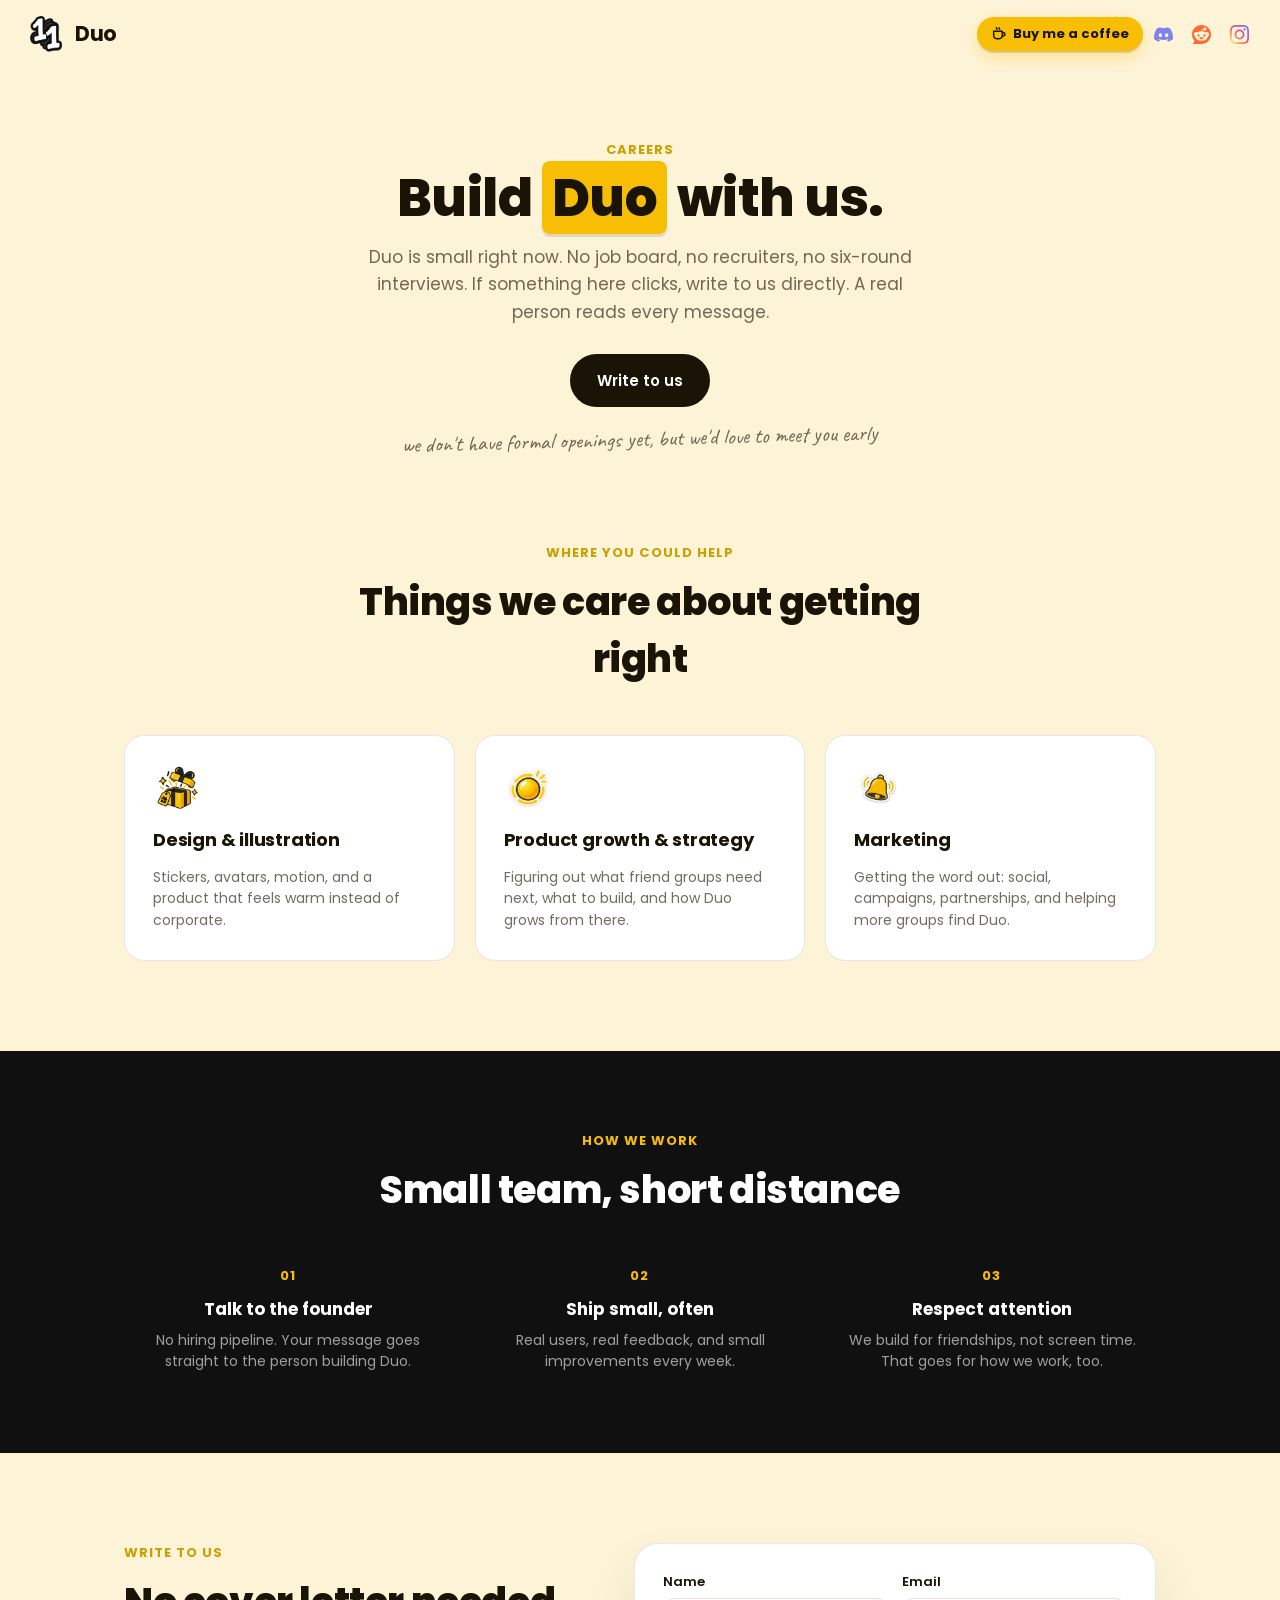
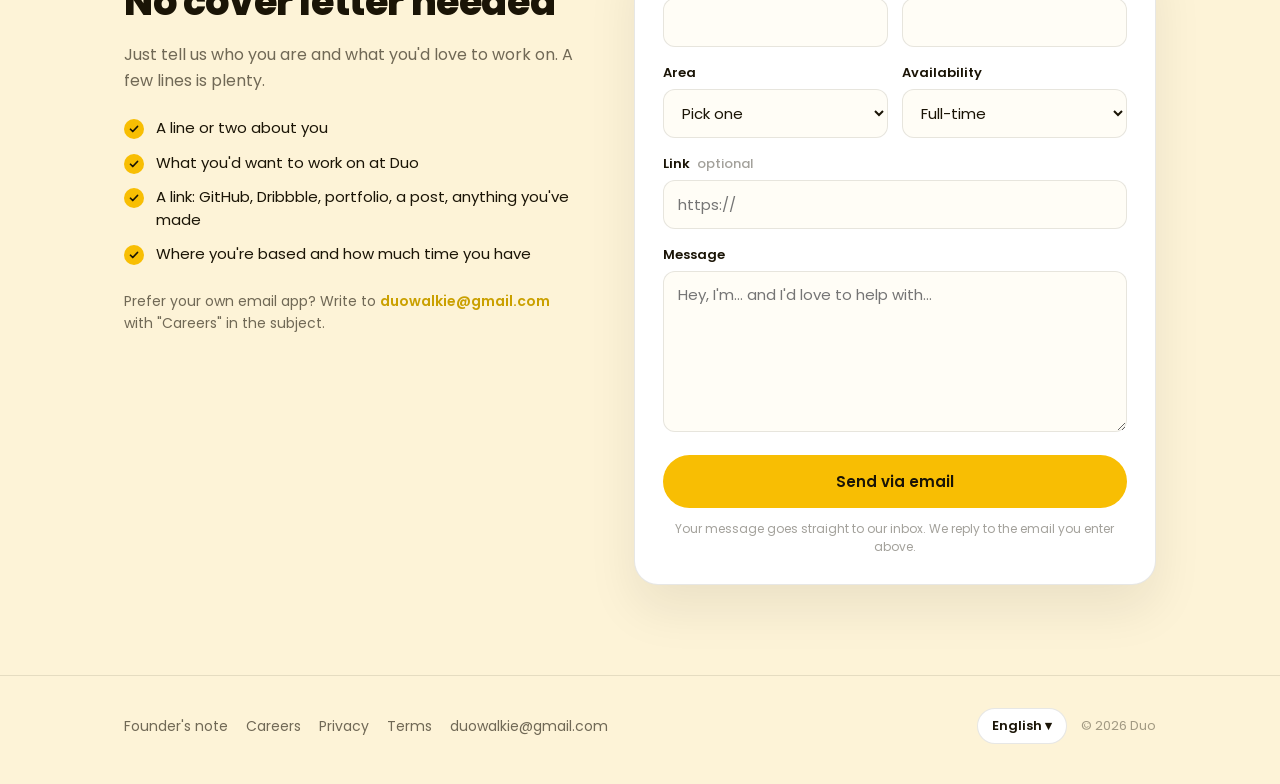
<file: careers.html>
<!doctype html>
<html lang="en">
<head>
  <meta charset="utf-8" />
  <meta name="viewport" content="width=device-width, initial-scale=1" />
  <title>Duo — Careers</title>
  <meta name="description" content="Duo is small. No job board, no recruiters. If you want to help build it, write to us directly." />
  <link rel="icon" href="assets/img/logo.png" />
  <meta property="og:title" content="Duo — Careers" />
  <meta property="og:description" content="Help build a walkie-talkie for friend groups. Write to us directly." />
  <meta property="og:image" content="assets/img/logo.png" />
  <link rel="preconnect" href="https://fonts.googleapis.com" />
  <link href="https://fonts.googleapis.com/css2?family=Poppins:wght@400;500;600;700;800&family=Caveat:wght@500;700&display=swap" rel="stylesheet" />
  <link rel="stylesheet" href="css/style.css" />
</head>
<body class="careers-page" data-i18n-meta="skip">

  <header class="site-header">
    <div class="wrap">
      <a class="brand" href="index.html" aria-label="Duo — home">
        <img src="assets/img/logo.png" alt="" width="500" height="500" />
        <span class="brand-name">Duo</span>
      </a>

      <nav class="social-list" aria-label="Duo on social media">
        <a class="header-coffee" href="https://buymeacoffee.com/shivanshch7" target="_blank" rel="noopener" aria-label="Buy me a coffee">
          <svg viewBox="0 0 24 24" width="16" height="16" fill="none" stroke="currentColor" stroke-width="2.2" stroke-linecap="round" stroke-linejoin="round" aria-hidden="true"><path d="M4 8h13v6a5 5 0 0 1-5 5H9a5 5 0 0 1-5-5V8z"/><path d="M17 10h1.5a2.5 2.5 0 0 1 0 5H17"/><path d="M8 2.5c0 1 1 1.5 1 2.5M12 2.5c0 1 1 1.5 1 2.5"/></svg>
          <span data-i18n="cta.coffee">Buy me a coffee</span>
        </a>
        <a class="social-link" href="https://discord.com/invite/8R8MMz2Cd" target="_blank" rel="noopener" aria-label="Duo on Discord">
          <img src="assets/icons/discord.svg" alt="" width="18" height="18" loading="lazy" decoding="async" />
        </a>
        <a class="social-link" href="https://www.reddit.com/r/DuoWalkie/" target="_blank" rel="noopener" aria-label="Duo on Reddit">
          <img src="assets/icons/reddit.svg" alt="" width="18" height="18" loading="lazy" decoding="async" />
        </a>
        <a class="social-link" href="https://www.instagram.com/duo.walkie" target="_blank" rel="noopener" aria-label="Duo on Instagram">
          <img src="assets/icons/instagram.svg" alt="" width="18" height="18" loading="lazy" decoding="async" />
        </a>
      </nav>
    </div>
  </header>

  <main>

    <!-- ================= INTRO ================= -->
    <section class="page-hero">
      <div class="wrap">
        <p class="section-kicker">Careers</p>
        <h1 class="page-title">Build <span class="accent">Duo</span> with us.</h1>
        <p class="lead">
          Duo is small right now. No job board, no recruiters, no six-round interviews.
          If something here clicks, write to us directly. A real person reads every message.
        </p>
        <a class="btn" href="#write">Write to us</a>
        <p class="hand-aside">we don't have formal openings yet, but we'd love to meet you early</p>
      </div>
    </section>

    <!-- ================= AREAS ================= -->
    <section class="section careers-areas">
      <div class="wrap">
        <div class="section-head">
          <p class="section-kicker">Where you could help</p>
          <h2 class="section-title">Things we care about getting right</h2>
        </div>

        <div class="area-grid">
          <div class="area-card">
            <img src="assets/stickers/gift.png" alt="" />
            <h3>Design &amp; illustration</h3>
            <p>Stickers, avatars, motion, and a product that feels warm instead of corporate.</p>
          </div>
          <div class="area-card">
            <img src="assets/stickers/online_orb.png" alt="" />
            <h3>Product growth &amp; strategy</h3>
            <p>Figuring out what friend groups need next, what to build, and how Duo grows from there.</p>
          </div>
          <div class="area-card">
            <img src="assets/stickers/bell.png" alt="" />
            <h3>Marketing</h3>
            <p>Getting the word out: social, campaigns, partnerships, and helping more groups find Duo.</p>
          </div>
        </div>
      </div>
    </section>

    <!-- ================= HOW WE WORK ================= -->
    <section class="usp-band">
      <div class="wrap">
        <div class="section-head">
          <p class="section-kicker">How we work</p>
          <h2 class="section-title">Small team, short distance</h2>
        </div>
        <div class="usp-grid">
          <div class="usp-item">
            <div class="num">01</div>
            <h4>Talk to the founder</h4>
            <p>No hiring pipeline. Your message goes straight to the person building Duo.</p>
          </div>
          <div class="usp-item">
            <div class="num">02</div>
            <h4>Ship small, often</h4>
            <p>Real users, real feedback, and small improvements every week.</p>
          </div>
          <div class="usp-item">
            <div class="num">03</div>
            <h4>Respect attention</h4>
            <p>We build for friendships, not screen time. That goes for how we work, too.</p>
          </div>
        </div>
      </div>
    </section>

    <!-- ================= WRITE TO US ================= -->
    <section class="section" id="write">
      <div class="wrap apply-grid">
        <div class="apply-copy">
          <p class="section-kicker">Write to us</p>
          <h2 class="section-title">No cover letter needed</h2>
          <p class="section-body">Just tell us who you are and what you'd love to work on. A few lines is plenty.</p>
          <ul class="check-list">
            <li>A line or two about you</li>
            <li>What you'd want to work on at Duo</li>
            <li>A link: GitHub, Dribbble, portfolio, a post, anything you've made</li>
            <li>Where you're based and how much time you have</li>
          </ul>
          <p class="apply-direct">
            Prefer your own email app? Write to
            <a data-mail="careers" data-mail-subject="Careers" data-mail-show href="mailto:duowalkie@gmail.com">duowalkie@gmail.com</a>
            with "Careers" in the subject.
          </p>
        </div>

        <form class="form-card" id="careers-form" novalidate>
          <div class="field-row">
            <div class="field">
              <label for="cf-name">Name</label>
              <input id="cf-name" name="name" type="text" autocomplete="name" required />
            </div>
            <div class="field">
              <label for="cf-email">Email</label>
              <input id="cf-email" name="email" type="email" autocomplete="email" required />
            </div>
          </div>

          <div class="field-row">
            <div class="field">
              <label for="cf-area">Area</label>
              <select id="cf-area" name="area" required>
                <option value="" disabled selected>Pick one</option>
                <option>Design &amp; illustration</option>
                <option>Product growth &amp; strategy</option>
                <option>Marketing</option>
                <option>Not sure yet</option>
              </select>
            </div>
            <div class="field">
              <label for="cf-availability">Availability</label>
              <select id="cf-availability" name="availability">
                <option>Full-time</option>
                <option>Part-time</option>
                <option>Freelance / project</option>
                <option>Just want to help</option>
              </select>
            </div>
          </div>

          <div class="field">
            <label for="cf-link">Link <span class="optional">optional</span></label>
            <input id="cf-link" name="link" type="url" placeholder="https://" />
          </div>

          <div class="field">
            <label for="cf-message">Message</label>
            <textarea id="cf-message" name="message" rows="6" required placeholder="Hey, I'm… and I'd love to help with…"></textarea>
          </div>

          <input type="text" name="_honey" class="hp-field" tabindex="-1" autocomplete="off" aria-hidden="true" />

          <button class="btn btn-yellow" type="submit">Send via email</button>
          <p class="form-hint">Your message goes straight to our inbox. We reply to the email you enter above.</p>
          <p class="form-status" role="status" aria-live="polite"></p>
          <div class="form-fallback" hidden>
            <a class="btn btn-ghost" data-fallback="gmail" target="_blank" rel="noopener">Open in Gmail</a>
            <a class="btn btn-ghost" data-fallback="mailto">Open email app</a>
          </div>
        </form>
      </div>
    </section>

  </main>

  <footer class="site-footer">
    <div class="wrap">
      <div class="footer-links">
        <a href="founders-note.html" data-i18n="nav.founder">Founder's note</a>
        <a href="careers.html" data-i18n="nav.careers">Careers</a>
        <a href="privacy.html" data-i18n="nav.privacy">Privacy</a>
        <a href="terms.html" data-i18n="nav.terms">Terms</a>
        <a href="mailto:duowalkie@gmail.com">duowalkie@gmail.com</a>
      </div>

      <div class="footer-meta">
        <div class="lang-switch">
          <button type="button" class="lang-current">English ▾</button>
          <div class="lang-menu"></div>
        </div>
        <div class="footer-copy" data-i18n="footer.copy">© 2026 Duo</div>
      </div>
    </div>
  </footer>

  <script src="js/site-config.js"></script>
  <script src="js/i18n.js"></script>
  <script src="js/pages.js"></script>
</body>
</html>
</file>
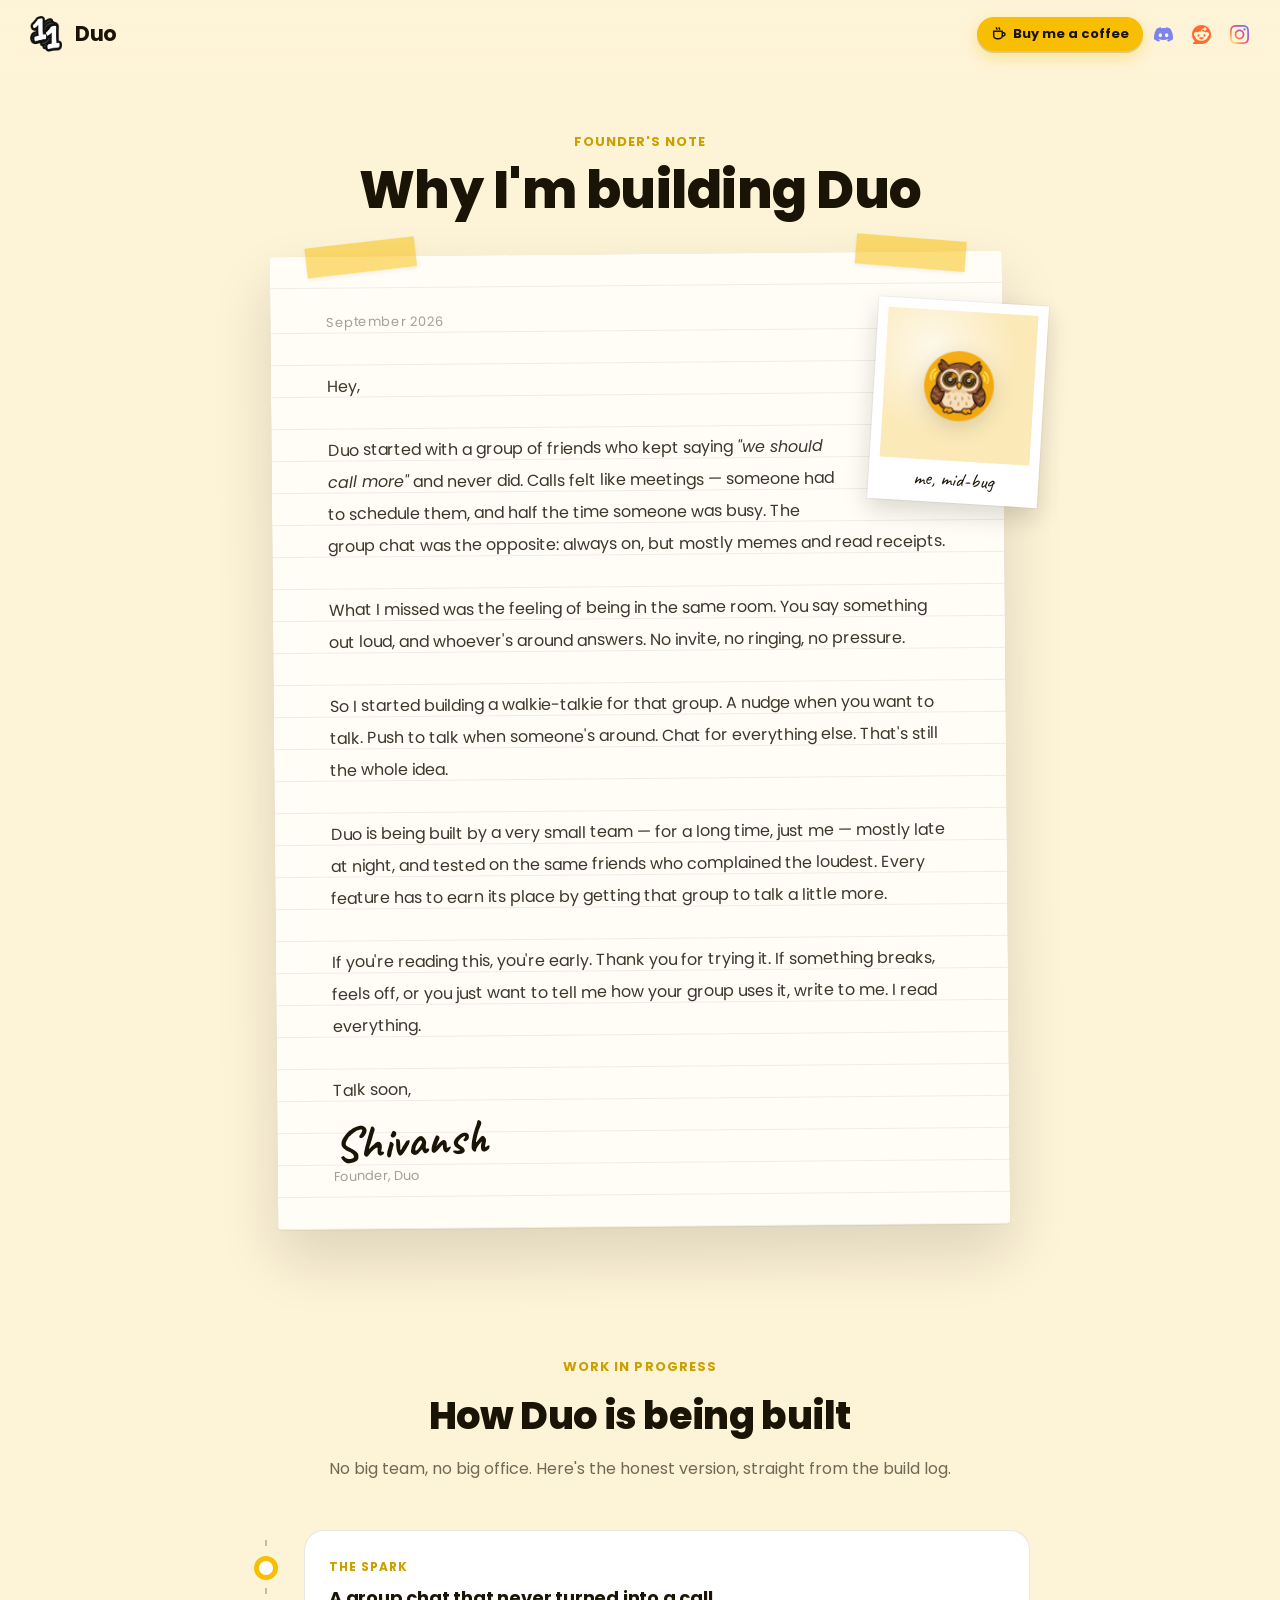
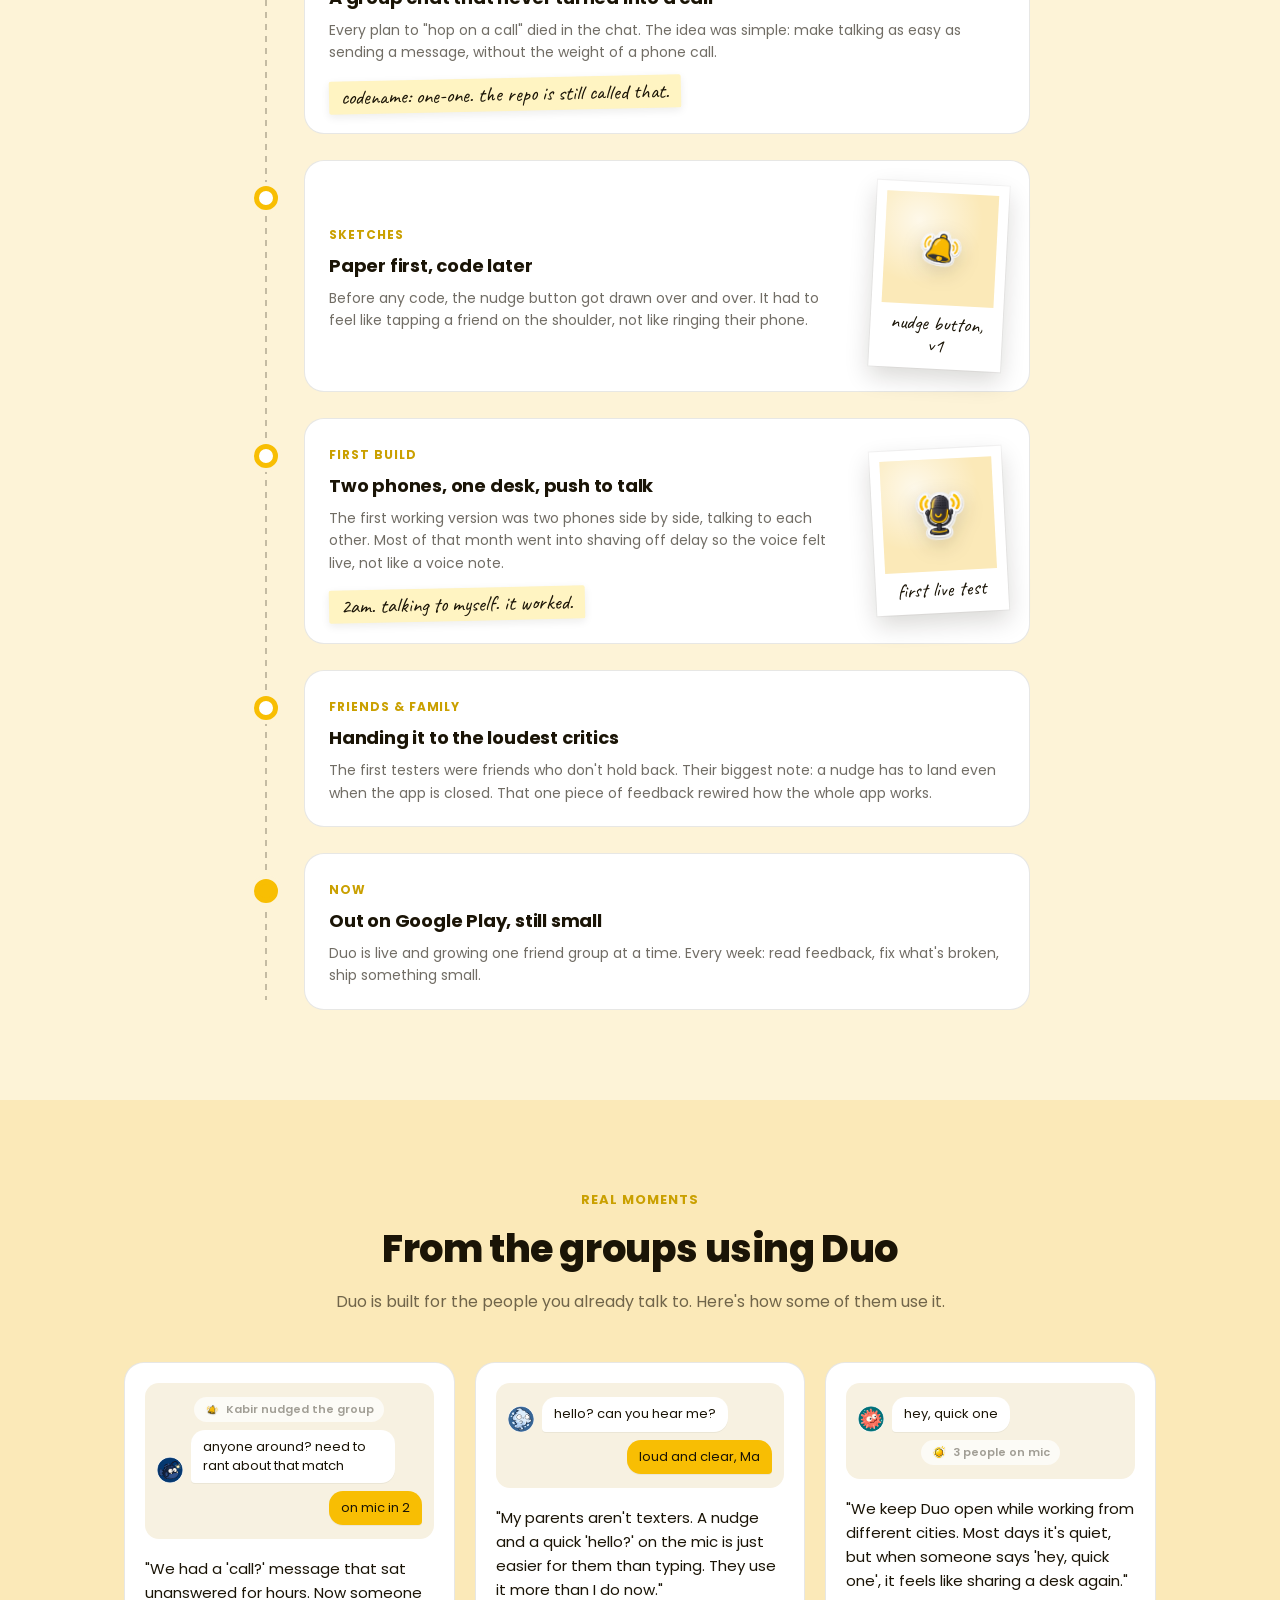
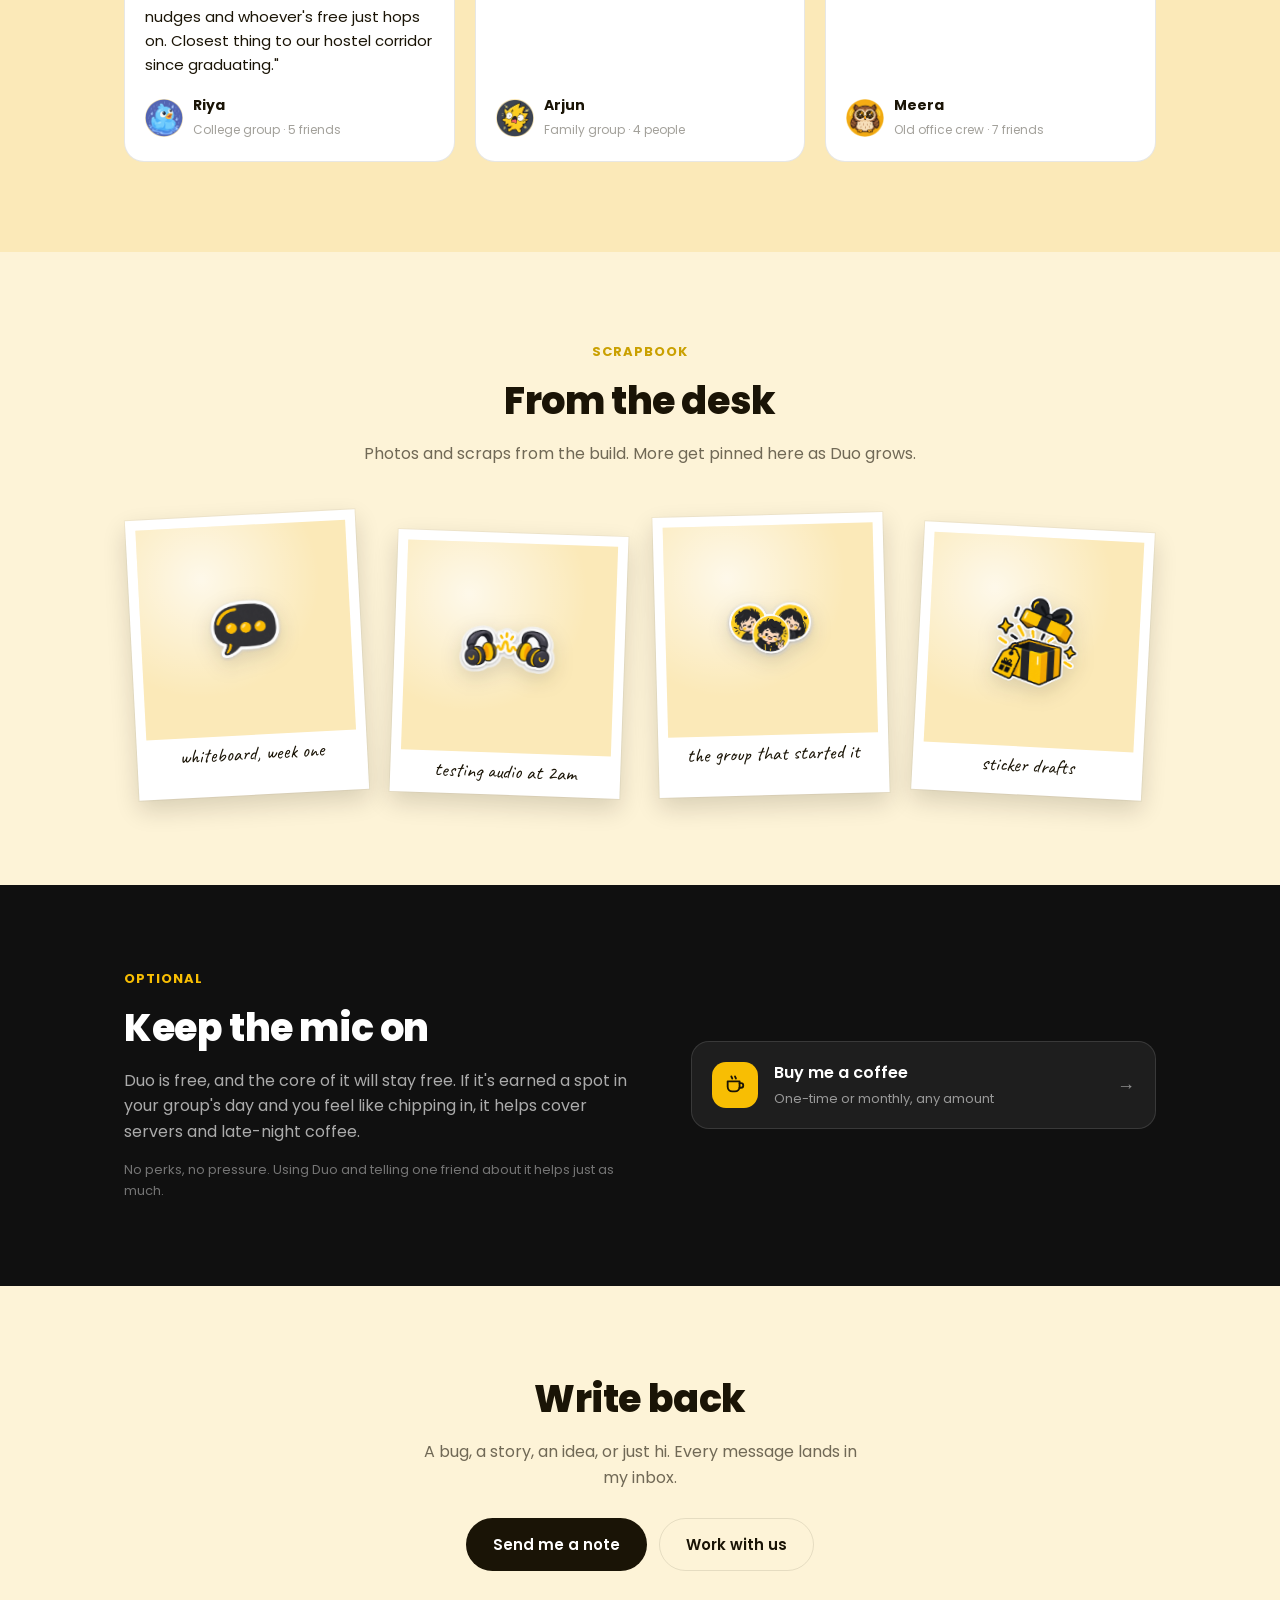
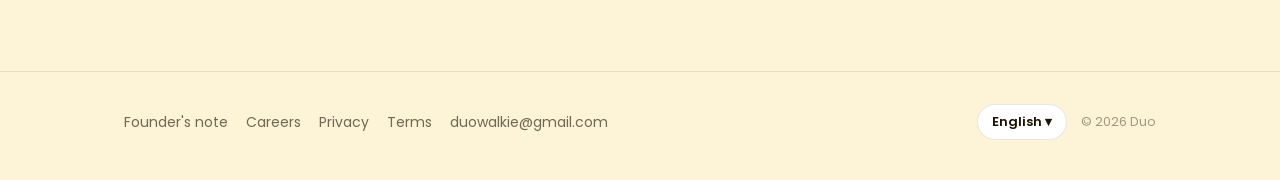
<file: founders-note.html>
<!doctype html>
<html lang="en">
<head>
  <meta charset="utf-8" />
  <meta name="viewport" content="width=device-width, initial-scale=1" />
  <title>Duo — A note from the founder</title>
  <meta name="description" content="Why Duo exists, how it's being built, and the people using it." />
  <link rel="icon" href="assets/img/logo.png" />
  <meta property="og:title" content="Duo — A note from the founder" />
  <meta property="og:description" content="Why Duo exists, how it's being built, and the people using it." />
  <meta property="og:image" content="assets/img/logo.png" />
  <link rel="preconnect" href="https://fonts.googleapis.com" />
  <link href="https://fonts.googleapis.com/css2?family=Poppins:wght@400;500;600;700;800&family=Caveat:wght@500;700&display=swap" rel="stylesheet" />
  <link rel="stylesheet" href="css/style.css" />
</head>
<body class="founder-page" data-i18n-meta="skip">

  <header class="site-header">
    <div class="wrap">
      <a class="brand" href="index.html" aria-label="Duo — home">
        <img src="assets/img/logo.png" alt="" width="500" height="500" />
        <span class="brand-name">Duo</span>
      </a>

      <nav class="social-list" aria-label="Duo on social media">
        <a class="header-coffee" href="https://buymeacoffee.com/shivanshch7" target="_blank" rel="noopener" aria-label="Buy me a coffee">
          <svg viewBox="0 0 24 24" width="16" height="16" fill="none" stroke="currentColor" stroke-width="2.2" stroke-linecap="round" stroke-linejoin="round" aria-hidden="true"><path d="M4 8h13v6a5 5 0 0 1-5 5H9a5 5 0 0 1-5-5V8z"/><path d="M17 10h1.5a2.5 2.5 0 0 1 0 5H17"/><path d="M8 2.5c0 1 1 1.5 1 2.5M12 2.5c0 1 1 1.5 1 2.5"/></svg>
          <span data-i18n="cta.coffee">Buy me a coffee</span>
        </a>
        <a class="social-link" href="https://discord.com/invite/8R8MMz2Cd" target="_blank" rel="noopener" aria-label="Duo on Discord">
          <img src="assets/icons/discord.svg" alt="" width="18" height="18" loading="lazy" decoding="async" />
        </a>
        <a class="social-link" href="https://www.reddit.com/r/DuoWalkie/" target="_blank" rel="noopener" aria-label="Duo on Reddit">
          <img src="assets/icons/reddit.svg" alt="" width="18" height="18" loading="lazy" decoding="async" />
        </a>
        <a class="social-link" href="https://www.instagram.com/duo.walkie" target="_blank" rel="noopener" aria-label="Duo on Instagram">
          <img src="assets/icons/instagram.svg" alt="" width="18" height="18" loading="lazy" decoding="async" />
        </a>
      </nav>
    </div>
  </header>

  <main>

    <!-- ================= LETTER ================= -->
    <section class="note-hero">
      <div class="wrap note-wrap">
        <p class="section-kicker">Founder's note</p>
        <h1 class="page-title">Why I'm building Duo</h1>

        <article class="letter">
          <span class="tape tape-left" aria-hidden="true"></span>
          <span class="tape tape-right" aria-hidden="true"></span>

          <!-- Swap the placeholder for a real photo:
               <div class="ph"><img src="assets/founder/me.jpg" alt="Shivansh" /></div> -->
          <figure class="polaroid letter-photo" style="--tilt: 4deg">
            <div class="ph placeholder"><img src="assets/avatars/cool-owl.png" alt="" /></div>
            <figcaption>me, mid-bug</figcaption>
          </figure>

          <p class="letter-date">September 2026</p>
          <p>Hey,</p>
          <p>
            Duo started with a group of friends who kept saying <em>"we should call more"</em>
            and never did. Calls felt like meetings — someone had to schedule them, and half
            the time someone was busy. The group chat was the opposite: always on, but mostly
            memes and read receipts.
          </p>
          <p>
            What I missed was the feeling of being in the same room. You say something out
            loud, and whoever's around answers. No invite, no ringing, no pressure.
          </p>
          <p>
            So I started building a walkie-talkie for that group. A nudge when you want to talk.
            Push to talk when someone's around. Chat for everything else. That's still the whole idea.
          </p>
          <p>
            Duo is being built by a very small team — for a long time, just me — mostly late at
            night, and tested on the same friends who complained the loudest. Every feature has
            to earn its place by getting that group to talk a little more.
          </p>
          <p>
            If you're reading this, you're early. Thank you for trying it. If something breaks,
            feels off, or you just want to tell me how your group uses it, write to me.
            I read everything.
          </p>

          <div class="letter-sign">
            <p>Talk soon,</p>
            <span class="signature">Shivansh</span>
            <span class="sign-role">Founder, Duo</span>
          </div>
        </article>
      </div>
    </section>

    <!-- ================= WORK PROCESS ================= -->
    <section class="section">
      <div class="wrap">
        <div class="section-head">
          <p class="section-kicker">Work in progress</p>
          <h2 class="section-title">How Duo is being built</h2>
          <p class="section-body">
            No big team, no big office. Here's the honest version, straight from the build log.
          </p>
        </div>

        <ol class="timeline">
          <li class="tl-item">
            <span class="tl-dot" aria-hidden="true"></span>
            <div class="tl-card">
              <div class="tl-body">
                <span class="tl-when">The spark</span>
                <h3>A group chat that never turned into a call</h3>
                <p>
                  Every plan to "hop on a call" died in the chat. The idea was simple: make talking
                  as easy as sending a message, without the weight of a phone call.
                </p>
                <span class="tl-note">codename: one-one. the repo is still called that.</span>
              </div>
            </div>
          </li>

          <li class="tl-item">
            <span class="tl-dot" aria-hidden="true"></span>
            <div class="tl-card">
              <div class="tl-body">
                <span class="tl-when">Sketches</span>
                <h3>Paper first, code later</h3>
                <p>
                  Before any code, the nudge button got drawn over and over. It had to feel like
                  tapping a friend on the shoulder, not like ringing their phone.
                </p>
              </div>
              <figure class="polaroid" style="--tilt: 3deg">
                <div class="ph placeholder"><img src="assets/stickers/bell.png" alt="" /></div>
                <figcaption>nudge button, v1</figcaption>
              </figure>
            </div>
          </li>

          <li class="tl-item">
            <span class="tl-dot" aria-hidden="true"></span>
            <div class="tl-card">
              <div class="tl-body">
                <span class="tl-when">First build</span>
                <h3>Two phones, one desk, push to talk</h3>
                <p>
                  The first working version was two phones side by side, talking to each other.
                  Most of that month went into shaving off delay so the voice felt live, not like
                  a voice note.
                </p>
                <span class="tl-note">2am. talking to myself. it worked.</span>
              </div>
              <figure class="polaroid" style="--tilt: -3deg">
                <div class="ph placeholder"><img src="assets/stickers/mic.png" alt="" /></div>
                <figcaption>first live test</figcaption>
              </figure>
            </div>
          </li>

          <li class="tl-item">
            <span class="tl-dot" aria-hidden="true"></span>
            <div class="tl-card">
              <div class="tl-body">
                <span class="tl-when">Friends &amp; family</span>
                <h3>Handing it to the loudest critics</h3>
                <p>
                  The first testers were friends who don't hold back. Their biggest note:
                  a nudge has to land even when the app is closed. That one piece of feedback
                  rewired how the whole app works.
                </p>
              </div>
            </div>
          </li>

          <li class="tl-item tl-now">
            <span class="tl-dot" aria-hidden="true"></span>
            <div class="tl-card">
              <div class="tl-body">
                <span class="tl-when">Now</span>
                <h3>Out on Google Play, still small</h3>
                <p>
                  Duo is live and growing one friend group at a time. Every week: read feedback,
                  fix what's broken, ship something small.
                </p>
              </div>
            </div>
          </li>
        </ol>
      </div>
    </section>

    <!-- ================= REAL STORIES ================= -->
    <!-- Replace these with real quotes from people who've agreed to be featured. -->
    <section class="stories-band">
      <div class="wrap">
        <div class="section-head">
          <p class="section-kicker">Real moments</p>
          <h2 class="section-title">From the groups using Duo</h2>
          <p class="section-body">
            Duo is built for the people you already talk to. Here's how some of them use it.
          </p>
        </div>

        <div class="story-grid">
          <article class="story">
            <div class="story-chat" aria-hidden="true">
              <div class="chat-system"><img src="assets/stickers/bell.png" alt="" /> Kabir nudged the group</div>
              <div class="bubble"><img src="assets/avatars/blue-fish.png" alt="" /><span>anyone around? need to rant about that match</span></div>
              <div class="bubble out"><span>on mic in 2</span></div>
            </div>
            <blockquote>
              "We had a 'call?' message that sat unanswered for hours. Now someone nudges and
              whoever's free just hops on. Closest thing to our hostel corridor since graduating."
            </blockquote>
            <footer class="story-foot">
              <img src="assets/avatars/cute-duck.png" alt="" />
              <div><strong>Riya</strong><span>College group · 5 friends</span></div>
            </footer>
          </article>

          <article class="story">
            <div class="story-chat" aria-hidden="true">
              <div class="bubble"><img src="assets/avatars/cloudy-wish.png" alt="" /><span>hello? can you hear me?</span></div>
              <div class="bubble out"><span>loud and clear, Ma</span></div>
            </div>
            <blockquote>
              "My parents aren't texters. A nudge and a quick 'hello?' on the mic is just easier
              for them than typing. They use it more than I do now."
            </blockquote>
            <footer class="story-foot">
              <img src="assets/avatars/crazy-yellow.png" alt="" />
              <div><strong>Arjun</strong><span>Family group · 4 people</span></div>
            </footer>
          </article>

          <article class="story">
            <div class="story-chat" aria-hidden="true">
              <div class="bubble"><img src="assets/avatars/good-virus.png" alt="" /><span>hey, quick one</span></div>
              <div class="chat-system"><img src="assets/stickers/online_orb.png" alt="" /> 3 people on mic</div>
            </div>
            <blockquote>
              "We keep Duo open while working from different cities. Most days it's quiet, but when
              someone says 'hey, quick one', it feels like sharing a desk again."
            </blockquote>
            <footer class="story-foot">
              <img src="assets/avatars/cool-owl.png" alt="" />
              <div><strong>Meera</strong><span>Old office crew · 7 friends</span></div>
            </footer>
          </article>
        </div>
      </div>
    </section>

    <!-- ================= SCRAPBOOK ================= -->
    <!-- Add photos to assets/founder/ and swap each .ph.placeholder for:
         <div class="ph"><img src="assets/founder/xyz.jpg" alt="..." /></div> -->
    <section class="section">
      <div class="wrap">
        <div class="section-head">
          <p class="section-kicker">Scrapbook</p>
          <h2 class="section-title">From the desk</h2>
          <p class="section-body">Photos and scraps from the build. More get pinned here as Duo grows.</p>
        </div>

        <div class="desk-grid">
          <figure class="polaroid">
            <div class="ph placeholder"><img src="assets/stickers/message.png" alt="" /></div>
            <figcaption>whiteboard, week one</figcaption>
          </figure>
          <figure class="polaroid">
            <div class="ph placeholder"><img src="assets/stickers/headset.png" alt="" /></div>
            <figcaption>testing audio at 2am</figcaption>
          </figure>
          <figure class="polaroid">
            <div class="ph placeholder"><img src="assets/stickers/boysNgirls.png" alt="" /></div>
            <figcaption>the group that started it</figcaption>
          </figure>
          <figure class="polaroid">
            <div class="ph placeholder"><img src="assets/stickers/gift.png" alt="" /></div>
            <figcaption>sticker drafts</figcaption>
          </figure>
        </div>
      </div>
    </section>

    <!-- ================= SUPPORT (optional) ================= -->
    <!-- Toggle and links live in js/site-config.js -->
    <section class="support-band" id="support" data-support>
      <div class="wrap support-inner">
        <div class="support-copy">
          <p class="section-kicker">Optional</p>
          <h2 class="section-title">Keep the mic on</h2>
          <p class="section-body">
            Duo is free, and the core of it will stay free. If it's earned a spot in your group's
            day and you feel like chipping in, it helps cover servers and late-night coffee.
          </p>
          <p class="support-fine">
            No perks, no pressure. Using Duo and telling one friend about it helps just as much.
          </p>
        </div>

        <div class="support-options">
          <a class="support-card" data-support-link="buyMeACoffee" href="#">
            <span class="support-icon coffee" aria-hidden="true">
              <svg viewBox="0 0 24 24" width="22" height="22" fill="none" stroke="currentColor" stroke-width="2" stroke-linecap="round" stroke-linejoin="round"><path d="M4 8h13v6a5 5 0 0 1-5 5H9a5 5 0 0 1-5-5V8z"/><path d="M17 10h1.5a2.5 2.5 0 0 1 0 5H17"/><path d="M8 2.5c0 1 1 1.5 1 2.5M12 2.5c0 1 1 1.5 1 2.5"/></svg>
            </span>
            <span class="support-text">
              <strong>Buy me a coffee</strong>
              <small>One-time or monthly, any amount</small>
            </span>
            <span class="support-arrow" aria-hidden="true">→</span>
            <span class="soon-pill">Coming soon</span>
          </a>
        </div>
      </div>
    </section>

    <!-- ================= WRITE BACK ================= -->
    <section class="write-back">
      <div class="wrap">
        <h2 class="section-title">Write back</h2>
        <p class="section-body">
          A bug, a story, an idea, or just hi. Every message lands in my inbox.
        </p>
        <div class="write-back-actions">
          <a class="btn" data-mail="contact" data-mail-subject="Hi Shivansh" href="mailto:duowalkie@gmail.com">Send me a note</a>
          <a class="btn btn-ghost" href="careers.html">Work with us</a>
        </div>
      </div>
    </section>

  </main>

  <footer class="site-footer">
    <div class="wrap">
      <div class="footer-links">
        <a href="founders-note.html" data-i18n="nav.founder">Founder's note</a>
        <a href="careers.html" data-i18n="nav.careers">Careers</a>
        <a href="privacy.html" data-i18n="nav.privacy">Privacy</a>
        <a href="terms.html" data-i18n="nav.terms">Terms</a>
        <a href="mailto:duowalkie@gmail.com">duowalkie@gmail.com</a>
      </div>

      <div class="footer-meta">
        <div class="lang-switch">
          <button type="button" class="lang-current">English ▾</button>
          <div class="lang-menu"></div>
        </div>
        <div class="footer-copy" data-i18n="footer.copy">© 2026 Duo</div>
      </div>
    </div>
  </footer>

  <script src="js/site-config.js"></script>
  <script src="js/i18n.js"></script>
  <script src="js/pages.js"></script>
</body>
</html>
</file>
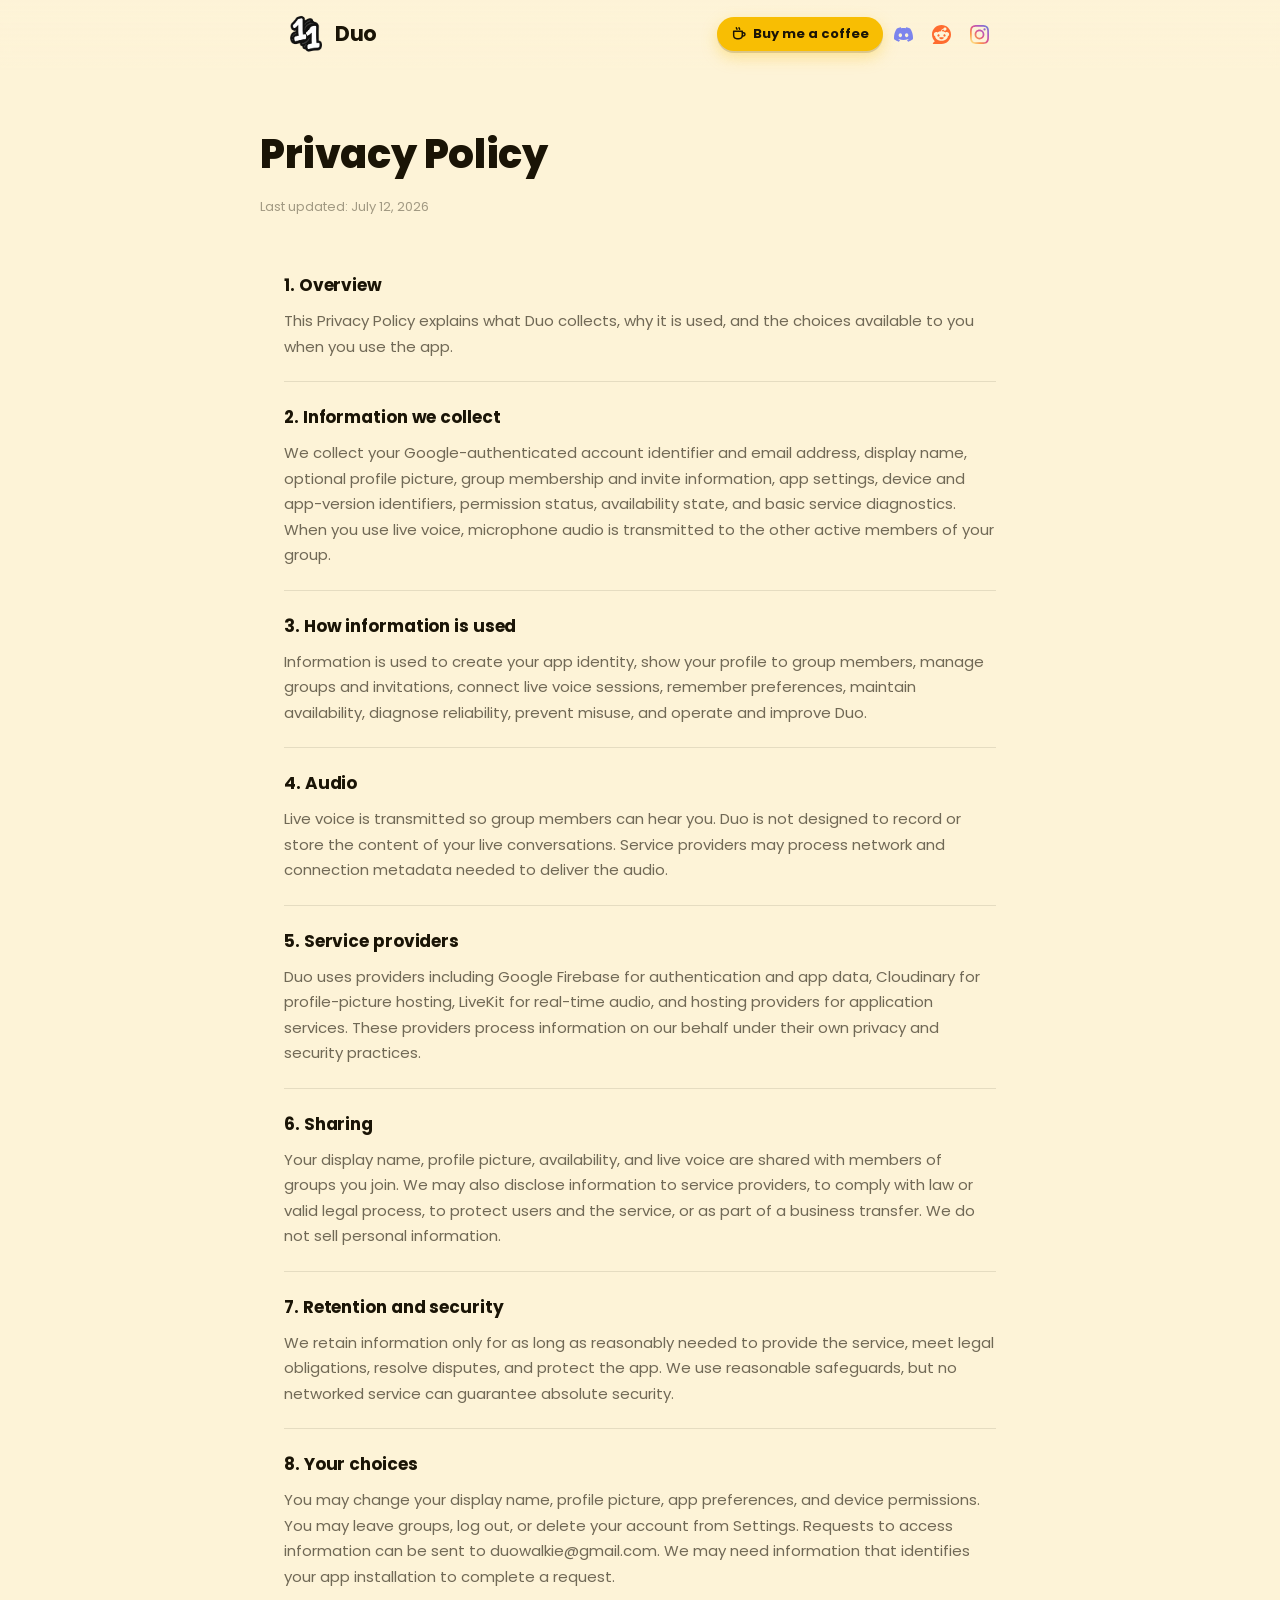
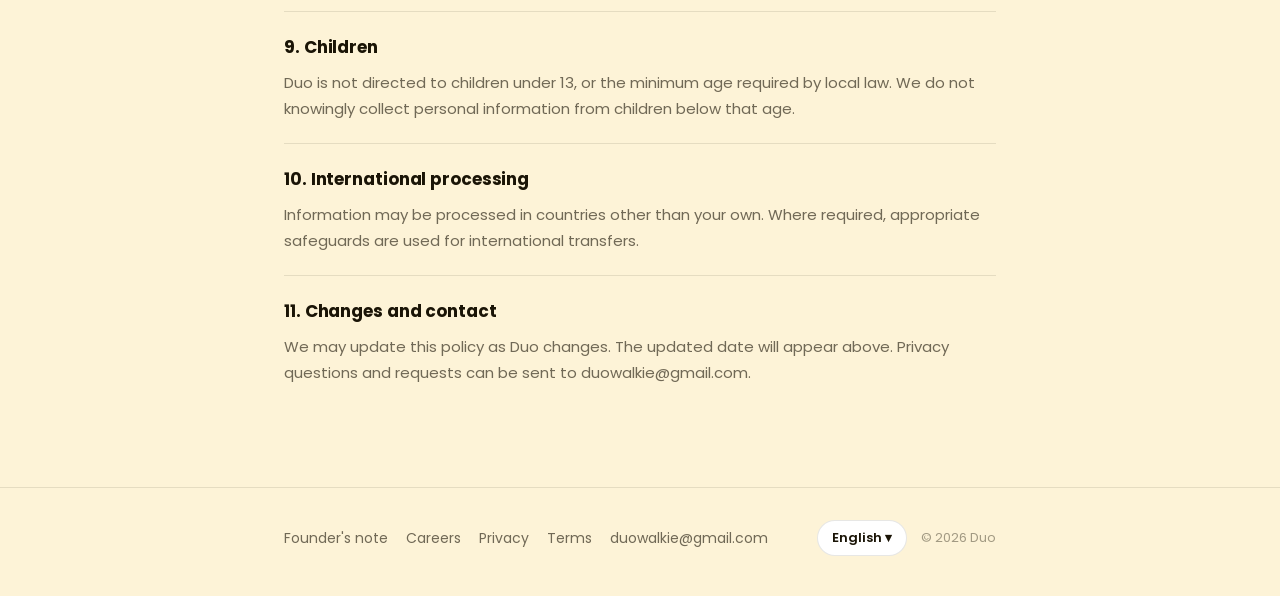
<file: privacy.html>
<!doctype html>
<html lang="en">
<head>
  <meta charset="utf-8" />
  <meta name="viewport" content="width=device-width, initial-scale=1" />
  <title>Duo — Privacy Policy</title>
  <meta name="description" content="Duo's privacy policy: what we collect, why, and your choices." />
  <link rel="icon" href="assets/img/logo.png" />
  <link href="https://fonts.googleapis.com/css2?family=Poppins:wght@400;500;600;700;800&display=swap" rel="stylesheet" />
  <link rel="stylesheet" href="css/style.css" />
</head>
<body class="legal-page">

  <header class="site-header">
    <div class="wrap">
      <a class="brand" href="index.html" aria-label="Duo — home">
        <img src="assets/img/logo.png" alt="" width="500" height="500" />
        <span class="brand-name">Duo</span>
      </a>

      <nav class="social-list" aria-label="Duo on social media">
        <a class="header-coffee" href="https://buymeacoffee.com/shivanshch7" target="_blank" rel="noopener" aria-label="Buy me a coffee">
          <svg viewBox="0 0 24 24" width="16" height="16" fill="none" stroke="currentColor" stroke-width="2.2" stroke-linecap="round" stroke-linejoin="round" aria-hidden="true"><path d="M4 8h13v6a5 5 0 0 1-5 5H9a5 5 0 0 1-5-5V8z"/><path d="M17 10h1.5a2.5 2.5 0 0 1 0 5H17"/><path d="M8 2.5c0 1 1 1.5 1 2.5M12 2.5c0 1 1 1.5 1 2.5"/></svg>
          <span data-i18n="cta.coffee">Buy me a coffee</span>
        </a>
        <a class="social-link" href="https://discord.com/invite/8R8MMz2Cd" target="_blank" rel="noopener" aria-label="Duo on Discord">
          <img src="assets/icons/discord.svg" alt="" width="18" height="18" loading="lazy" decoding="async" />
        </a>
        <a class="social-link" href="https://www.reddit.com/r/DuoWalkie/" target="_blank" rel="noopener" aria-label="Duo on Reddit">
          <img src="assets/icons/reddit.svg" alt="" width="18" height="18" loading="lazy" decoding="async" />
        </a>
        <a class="social-link" href="https://www.instagram.com/duo.walkie" target="_blank" rel="noopener" aria-label="Duo on Instagram">
          <img src="assets/icons/instagram.svg" alt="" width="18" height="18" loading="lazy" decoding="async" />
        </a>
      </nav>
    </div>
  </header>

  <div class="wrap legal-header">
    <h1 data-i18n="legal.privacy.title">Privacy Policy</h1>
    <p class="legal-updated" data-i18n="legal.updated">Last updated: July 12, 2026</p>
  </div>

  <main class="wrap legal-body">
    <section class="legal-section">
      <h2 data-i18n="privacy.1.title">1. Overview</h2>
      <p data-i18n="privacy.1.body"></p>
    </section>
    <section class="legal-section">
      <h2 data-i18n="privacy.2.title">2. Information we collect</h2>
      <p data-i18n="privacy.2.body"></p>
    </section>
    <section class="legal-section">
      <h2 data-i18n="privacy.3.title">3. How information is used</h2>
      <p data-i18n="privacy.3.body"></p>
    </section>
    <section class="legal-section">
      <h2 data-i18n="privacy.4.title">4. Audio</h2>
      <p data-i18n="privacy.4.body"></p>
    </section>
    <section class="legal-section">
      <h2 data-i18n="privacy.5.title">5. Service providers</h2>
      <p data-i18n="privacy.5.body"></p>
    </section>
    <section class="legal-section">
      <h2 data-i18n="privacy.6.title">6. Sharing</h2>
      <p data-i18n="privacy.6.body"></p>
    </section>
    <section class="legal-section">
      <h2 data-i18n="privacy.7.title">7. Retention and security</h2>
      <p data-i18n="privacy.7.body"></p>
    </section>
    <section class="legal-section">
      <h2 data-i18n="privacy.8.title">8. Your choices</h2>
      <p data-i18n="privacy.8.body"></p>
    </section>
    <section class="legal-section">
      <h2 data-i18n="privacy.9.title">9. Children</h2>
      <p data-i18n="privacy.9.body"></p>
    </section>
    <section class="legal-section">
      <h2 data-i18n="privacy.10.title">10. International processing</h2>
      <p data-i18n="privacy.10.body"></p>
    </section>
    <section class="legal-section">
      <h2 data-i18n="privacy.11.title">11. Changes and contact</h2>
      <p data-i18n="privacy.11.body"></p>
    </section>
  </main>

  <footer class="site-footer">
    <div class="wrap">
      <div class="footer-links">
        <a href="founders-note.html" data-i18n="nav.founder">Founder's note</a>
        <a href="careers.html" data-i18n="nav.careers">Careers</a>
        <a href="privacy.html" data-i18n="nav.privacy">Privacy</a>
        <a href="terms.html" data-i18n="nav.terms">Terms</a>
        <a href="mailto:duowalkie@gmail.com">duowalkie@gmail.com</a>
      </div>
      <div class="footer-meta">
        <div class="lang-switch">
          <button type="button" class="lang-current">English ▾</button>
          <div class="lang-menu"></div>
        </div>
        <div class="footer-copy" data-i18n="footer.copy">© 2026 Duo</div>
      </div>
    </div>
  </footer>

  <script src="js/i18n.js"></script>
</body>
</html>
</file>
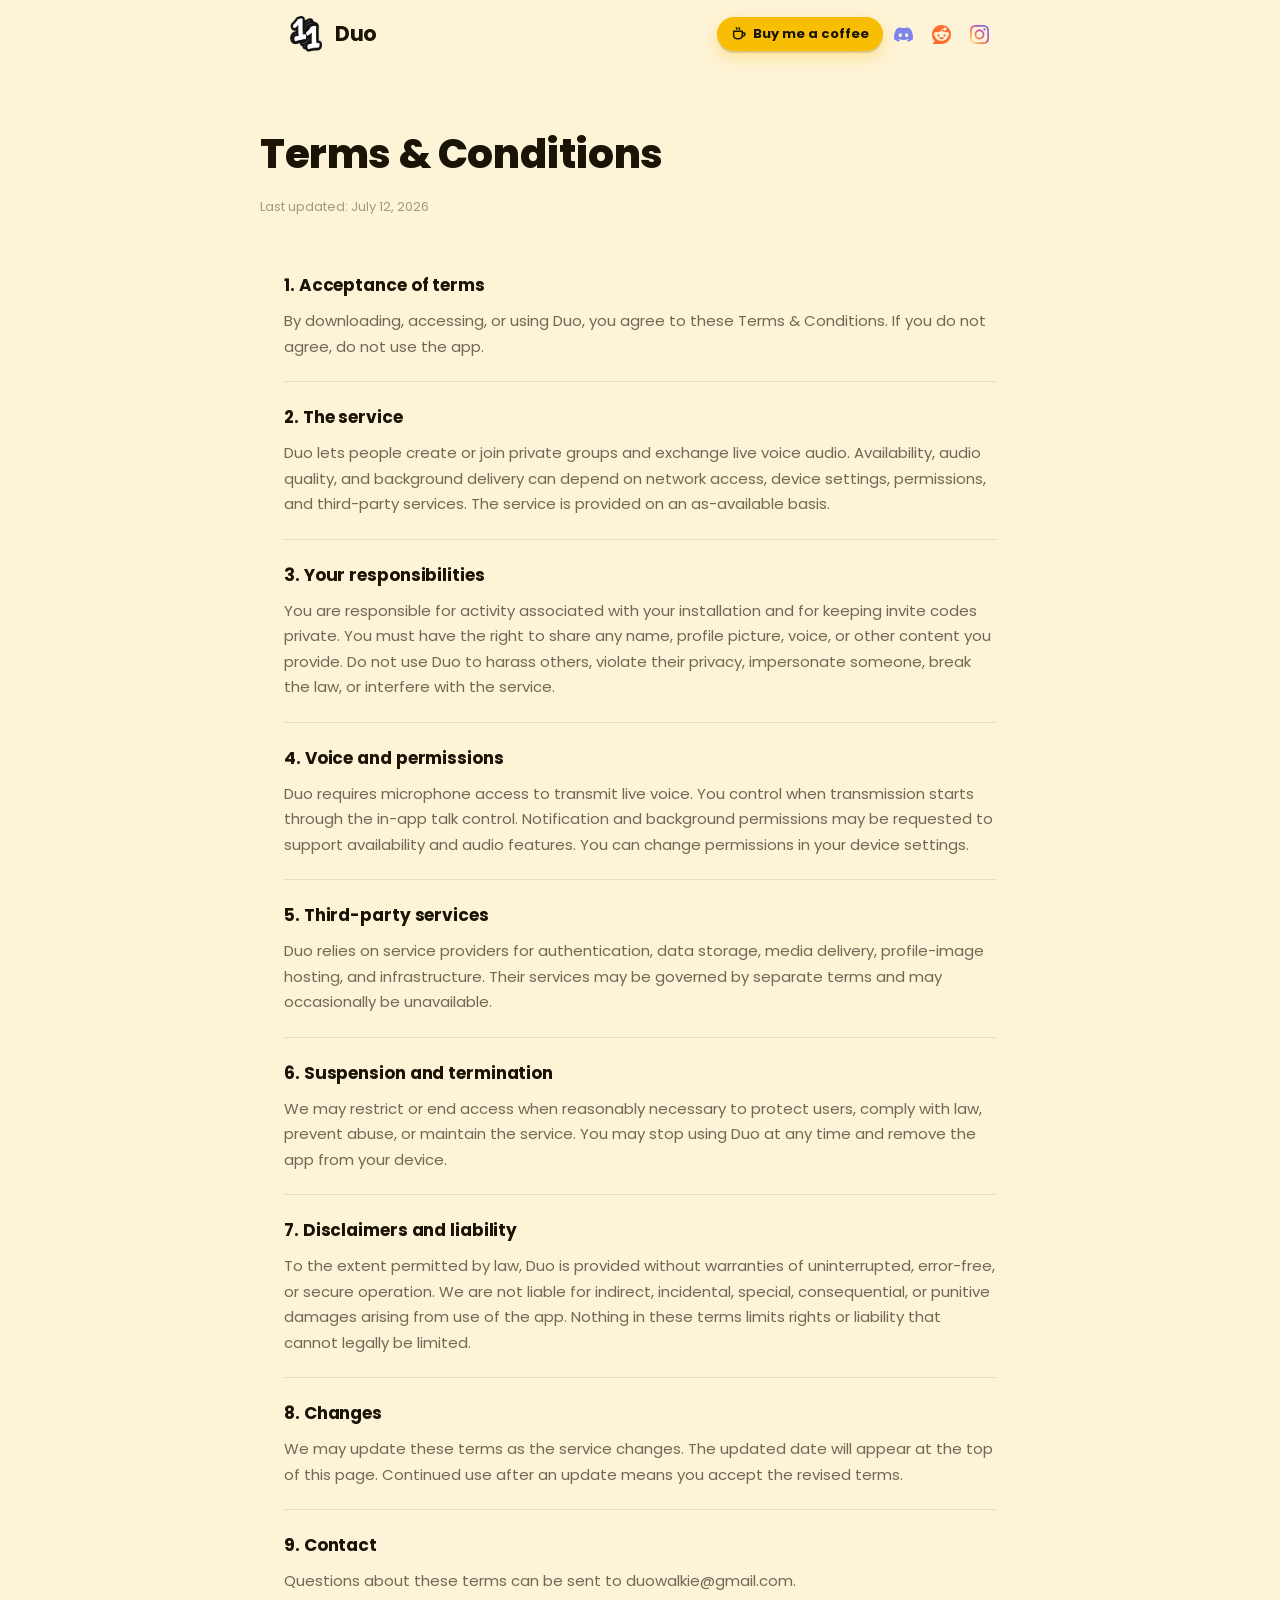
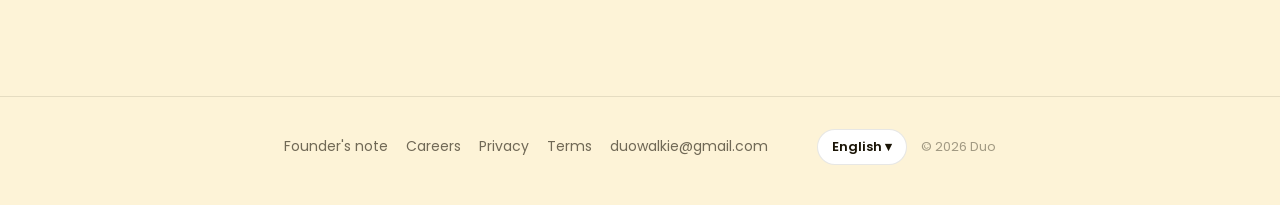
<file: terms.html>
<!doctype html>
<html lang="en">
<head>
  <meta charset="utf-8" />
  <meta name="viewport" content="width=device-width, initial-scale=1" />
  <title>Duo — Terms & Conditions</title>
  <meta name="description" content="Duo's terms and conditions of use." />
  <link rel="icon" href="assets/img/logo.png" />
  <link href="https://fonts.googleapis.com/css2?family=Poppins:wght@400;500;600;700;800&display=swap" rel="stylesheet" />
  <link rel="stylesheet" href="css/style.css" />
</head>
<body class="legal-page">

  <header class="site-header">
    <div class="wrap">
      <a class="brand" href="index.html" aria-label="Duo — home">
        <img src="assets/img/logo.png" alt="" width="500" height="500" />
        <span class="brand-name">Duo</span>
      </a>

      <nav class="social-list" aria-label="Duo on social media">
        <a class="header-coffee" href="https://buymeacoffee.com/shivanshch7" target="_blank" rel="noopener" aria-label="Buy me a coffee">
          <svg viewBox="0 0 24 24" width="16" height="16" fill="none" stroke="currentColor" stroke-width="2.2" stroke-linecap="round" stroke-linejoin="round" aria-hidden="true"><path d="M4 8h13v6a5 5 0 0 1-5 5H9a5 5 0 0 1-5-5V8z"/><path d="M17 10h1.5a2.5 2.5 0 0 1 0 5H17"/><path d="M8 2.5c0 1 1 1.5 1 2.5M12 2.5c0 1 1 1.5 1 2.5"/></svg>
          <span data-i18n="cta.coffee">Buy me a coffee</span>
        </a>
        <a class="social-link" href="https://discord.com/invite/8R8MMz2Cd" target="_blank" rel="noopener" aria-label="Duo on Discord">
          <img src="assets/icons/discord.svg" alt="" width="18" height="18" loading="lazy" decoding="async" />
        </a>
        <a class="social-link" href="https://www.reddit.com/r/DuoWalkie/" target="_blank" rel="noopener" aria-label="Duo on Reddit">
          <img src="assets/icons/reddit.svg" alt="" width="18" height="18" loading="lazy" decoding="async" />
        </a>
        <a class="social-link" href="https://www.instagram.com/duo.walkie" target="_blank" rel="noopener" aria-label="Duo on Instagram">
          <img src="assets/icons/instagram.svg" alt="" width="18" height="18" loading="lazy" decoding="async" />
        </a>
      </nav>
    </div>
  </header>

  <div class="wrap legal-header">
    <h1 data-i18n="legal.terms.title">Terms & Conditions</h1>
    <p class="legal-updated" data-i18n="legal.updated">Last updated: July 12, 2026</p>
  </div>

  <main class="wrap legal-body">
    <section class="legal-section">
      <h2 data-i18n="terms.1.title">1. Acceptance of terms</h2>
      <p data-i18n="terms.1.body"></p>
    </section>
    <section class="legal-section">
      <h2 data-i18n="terms.2.title">2. The service</h2>
      <p data-i18n="terms.2.body"></p>
    </section>
    <section class="legal-section">
      <h2 data-i18n="terms.3.title">3. Your responsibilities</h2>
      <p data-i18n="terms.3.body"></p>
    </section>
    <section class="legal-section">
      <h2 data-i18n="terms.4.title">4. Voice and permissions</h2>
      <p data-i18n="terms.4.body"></p>
    </section>
    <section class="legal-section">
      <h2 data-i18n="terms.5.title">5. Third-party services</h2>
      <p data-i18n="terms.5.body"></p>
    </section>
    <section class="legal-section">
      <h2 data-i18n="terms.6.title">6. Suspension and termination</h2>
      <p data-i18n="terms.6.body"></p>
    </section>
    <section class="legal-section">
      <h2 data-i18n="terms.7.title">7. Disclaimers and liability</h2>
      <p data-i18n="terms.7.body"></p>
    </section>
    <section class="legal-section">
      <h2 data-i18n="terms.8.title">8. Changes</h2>
      <p data-i18n="terms.8.body"></p>
    </section>
    <section class="legal-section">
      <h2 data-i18n="terms.9.title">9. Contact</h2>
      <p data-i18n="terms.9.body"></p>
    </section>
  </main>

  <footer class="site-footer">
    <div class="wrap">
      <div class="footer-links">
        <a href="founders-note.html" data-i18n="nav.founder">Founder's note</a>
        <a href="careers.html" data-i18n="nav.careers">Careers</a>
        <a href="privacy.html" data-i18n="nav.privacy">Privacy</a>
        <a href="terms.html" data-i18n="nav.terms">Terms</a>
        <a href="mailto:duowalkie@gmail.com">duowalkie@gmail.com</a>
      </div>
      <div class="footer-meta">
        <div class="lang-switch">
          <button type="button" class="lang-current">English ▾</button>
          <div class="lang-menu"></div>
        </div>
        <div class="footer-copy" data-i18n="footer.copy">© 2026 Duo</div>
      </div>
    </div>
  </footer>

  <script src="js/i18n.js"></script>
</body>
</html>
</file>
<file: css/style.css>
/* Duo marketing site — shared styles */

:root {
  --yellow: #f8be03;
  --yellow-deep: #caa000;
  --bg: #fdf3d7;              /* light warm tint of brand yellow */
  --bg-soft: #fbe9b8;
  --ink: #1a1406;             /* near-black, warm */
  --ink-soft: rgba(26, 20, 6, 0.62);
  --ink-faint: rgba(26, 20, 6, 0.4);
  --card: #ffffff;
  --card-border: rgba(26, 20, 6, 0.1);
  --phone-frame: #101010;
  --max: 1080px;
  --radius: 20px;
  --header-h: 68px;           /* 44px mark + 12px padding top and bottom */
}

* { box-sizing: border-box; }

html, body {
  margin: 0;
  padding: 0;
}

body {
  background: var(--bg);
  color: var(--ink);
  font-family: "Poppins", -apple-system, "Segoe UI", Roboto, sans-serif;
  -webkit-font-smoothing: antialiased;
  overflow-x: hidden;
}

img { max-width: 100%; display: block; }

a { color: inherit; text-decoration: none; }

.wrap {
  max-width: var(--max);
  margin: 0 auto;
  padding: 0 24px;
  position: relative;
}

/* ---------- header ---------- */

.site-header {
  position: sticky;
  top: 0;
  z-index: 40;
  background: linear-gradient(to bottom, rgba(253, 243, 215, 0.92), rgba(253, 243, 215, 0.7));
  backdrop-filter: blur(6px);
  transition: background 0.25s ease, backdrop-filter 0.25s ease;
}

/* On the homepage the hero art runs up underneath the bar, so the bar starts
   clear and only takes a background once you have scrolled off the top. */
.home .site-header {
  background: none;
  backdrop-filter: none;
}

.home .site-header.is-stuck {
  background: linear-gradient(to bottom, rgba(253, 243, 215, 0.92), rgba(253, 243, 215, 0.7));
  backdrop-filter: blur(6px);
}

/* full bleed: brand hard left, socials then the CTA hard right */
.site-header .wrap {
  max-width: none;
  display: flex;
  align-items: center;
  justify-content: space-between;
  gap: 16px;
  padding: 12px clamp(14px, 1.8vw, 30px);
}

.brand {
  display: inline-flex;
  align-items: center;
  gap: 8px;
  text-decoration: none;
  color: var(--ink);
}

.brand img { height: 44px; width: 44px; }

.brand-name {
  font-size: 1.3rem;
  font-weight: 700;
  letter-spacing: -0.02em;
  line-height: 1;
}

/* ---------- social links (header, left of the CTA) ---------- */

.header-actions {
  display: flex;
  align-items: center;
  gap: 8px;
}

.social-list {
  display: flex;
  align-items: center;
  gap: 4px;
}

/* icon only, no chrome until you reach for it */
.social-link {
  display: inline-flex;
  align-items: center;
  justify-content: center;
  width: 34px;
  height: 34px;
  border-radius: 50%;
  opacity: 0.78;
  transition: opacity 0.18s ease, background 0.18s ease, transform 0.18s ease;
}

.social-link img {
  width: 19px;
  height: 19px;
  flex: none;
}

.social-link:hover,
.social-link:focus-visible {
  opacity: 1;
  background: rgba(26, 20, 6, 0.06);
  transform: translateY(-1px);
}

/* language switcher (lives in the footer) */

.lang-switch {
  position: relative;
}

.lang-switch button {
  font-family: inherit;
  background: var(--card);
  border: 1px solid var(--card-border);
  border-radius: 999px;
  padding: 7px 14px;
  font-size: 13px;
  font-weight: 600;
  cursor: pointer;
  color: var(--ink);
  display: flex;
  align-items: center;
  gap: 6px;
}

.lang-menu {
  position: absolute;
  left: 0;
  bottom: calc(100% + 8px);
  background: var(--card);
  border: 1px solid var(--card-border);
  border-radius: 14px;
  padding: 6px;
  min-width: 150px;
  box-shadow: 0 12px 30px rgba(26, 20, 6, 0.12);
  display: none;
  flex-direction: column;
  z-index: 5;
}

.lang-menu.open { display: flex; }

.lang-menu button {
  background: none;
  border: none;
  text-align: left;
  padding: 9px 12px;
  border-radius: 9px;
  font-size: 14px;
  font-weight: 500;
  cursor: pointer;
  color: var(--ink);
  font-family: inherit;
}

.lang-menu button:hover,
.lang-menu button[aria-current="true"] {
  background: var(--bg-soft);
}

/* ---------- hero ---------- */

/* The hero reserves an empty lane top and bottom. Those two strips — plus the
   band between the two columns — are the only places stickers are allowed to
   land, which is what keeps them off the copy at every viewport size. */

.hero {
  /* Viewport-relative sizing keeps the composition stable when desktop
     browser zoom changes the CSS viewport dimensions. */
  --phone-w: max(284px, min(20.8vw, 42.5vh));
  position: relative;
  /* one full screen, starting under the header so the art fills it edge to edge */
  min-height: 100vh;
  display: grid;
  padding: 0;
  overflow: hidden;
  margin-top: calc(-1 * var(--header-h));
}

/* The illustration is the left half of the screen, top to bottom. The copy is
   centred on the page, so it straddles the art's right edge; the phone sits
   in the clear right half, vertically centred. */

.hero-explainer {
  position: absolute;
  top: 0;
  left: 0;
  bottom: 0;
  /* Left half of the centred stage — stays locked to the phone column */
  width: 50%;
  margin: 0;
  z-index: 1;
}

.hero-stage {
  position: relative;
  z-index: 2;
  width: 100%;
  min-height: 100%;
  padding: 0 max(20px, 2.6vw);
  display: grid;
  grid-template-columns: minmax(0, 1fr) var(--phone-w);
  align-items: center;
  column-gap: max(16px, 2.5vw);
}

/* full height and centred on the page: the title rides high, the CTA sits low */
.hero-copy {
  position: absolute;
  z-index: 3;
  top: 0;
  bottom: 0;
  left: 50%;
  transform: translateX(-50%);
  width: max(500px, 29vw);
  display: flex;
  flex-direction: column;
  align-items: center;
  justify-content: space-between;
  /* the extra top allowance keeps the headline clear of the header bar */
  padding: calc(var(--header-h) + max(28px, 7vh)) 0 max(36px, 9vh);
  text-align: center;
}

/* the left half of the copy sits on the artwork — a faint halo in the page
   colour keeps it readable there without a panel behind it */
.hero-copy .hero-tagline,
.hero-copy .hero-sub {
  text-shadow:
    0 1px 0 rgba(253, 243, 215, 0.7),
    0 0 16px rgba(253, 243, 215, 0.85),
    0 0 32px rgba(253, 243, 215, 0.6);
}

.hero-actions { margin-top: 0; }

.hero-cta {
  display: flex;
  flex-direction: column;
  align-items: center;
  gap: 14px;
}

.hero-visual {
  grid-column: 2;
  grid-row: 1;
  position: relative;
  width: var(--phone-w);
  justify-self: end;
  /* Pull inward from the right edge so it sits toward centre, still on the right */
  margin-right: calc(max(36px, 7vw) + var(--phone-w) * 0.05);
  align-self: center;
}

/* ---------- hero illustration carousel ---------- *
 * Slides stacked in one frame. The frame clips, so a slide only has to
 * move by its own height to be gone: the outgoing one rides up and out while
 * the next rides up into place. Slides waiting their turn are "parked" below
 * with transitions off, so resetting them is instant and never visible.      */

.hero-carousel {
  position: relative;
  width: 100%;
  height: 100%;
  overflow: hidden;
  background: var(--bg);
}

.hero-slide {
  position: absolute;
  inset: 0;
  display: block;
  transform: translateY(100%);
  transition: transform 0.9s cubic-bezier(0.66, 0, 0.34, 1);
  will-change: transform;
}

.hero-slide img {
  width: 100%;
  height: 100%;
  object-fit: cover;
  display: block;
}

.hero-slide.is-active { transform: translateY(0); }
.hero-slide.is-out    { transform: translateY(-100%); }
.hero-slide.is-parked { transition: none; }

.hero-tagline {
  font-size: max(34px, min(2.7vw, 4.8vh));
  font-weight: 800;
  letter-spacing: -0.5px;
  line-height: 1.15;
  margin: 0 auto;
  max-width: 22ch;
  text-wrap: balance;
}

.hero-tagline .accent {
  color: var(--ink);
  background: var(--yellow);
  padding: 0 10px;
  border-radius: 8px;
  box-shadow: 0 3px 0 rgba(26,20,6,0.12);
}

.live-emoji img {
  display: inline-block;
  width: 1.1em;
  height: 1.1em;
  vertical-align: -0.18em;
}

.hero-sub {
  font-size: 16px;
  color: var(--ink);
  max-width: 400px;
  margin: 16px auto 0;
  line-height: 1.5;
}

.hero-sub2 {
  font-size: clamp(15px, 1.25vw, 17px);
  font-weight: 600;
  color: var(--ink);
  max-width: 34ch;
  margin: 0;
  line-height: 1.5;
  text-shadow:
    0 1px 0 rgba(253, 243, 215, 0.95),
    0 0 18px rgba(253, 243, 215, 1),
    0 0 36px rgba(253, 243, 215, 0.95),
    0 0 56px rgba(253, 243, 215, 0.8);
}

/* phone frame — clean chassis; video already has status bar + UI */

.phone-shell {
  --bezel: calc(var(--phone-w) * 0.022);
  --r-outer: calc(var(--phone-w) * 0.2);
  --r-screen: calc(var(--phone-w) * 0.168);
  position: relative;
  width: var(--phone-w);
  border-radius: var(--r-outer);
  background: #0b0b0c;
  padding: var(--bezel);
  box-shadow:
    0 0 0 1px rgba(255, 255, 255, 0.1),
    0 0 0 3px #1c1c1e,
    inset 0 1px 0 rgba(255, 255, 255, 0.14);
  z-index: 3;
  will-change: transform;
}

/* Soft shadow sitting behind the phone, offset down-right with the light */
.phone-shell::before {
  content: "";
  position: absolute;
  z-index: -1;
  pointer-events: none;
  top: 10%;
  left: 8%;
  right: -4%;
  bottom: -7%;
  border-radius: 42%;
  background: rgba(26, 20, 6, 0.42);
  filter: blur(18px);
}

/* hardware buttons */
.phone-btn {
  position: absolute;
  background: #2a2a2c;
  box-shadow: inset 0 0 0 0.5px rgba(255, 255, 255, 0.1);
}

.phone-btn-silent {
  left: -1.5%;
  top: 14.5%;
  width: 1.35%;
  height: 3%;
  border-radius: 1px 0 0 1px;
}

.phone-btn-vol-up {
  left: -1.5%;
  top: 20.5%;
  width: 1.35%;
  height: 6.2%;
  border-radius: 1px 0 0 1px;
}

.phone-btn-vol-down {
  left: -1.5%;
  top: 28.2%;
  width: 1.35%;
  height: 6.2%;
  border-radius: 1px 0 0 1px;
}

.phone-btn-power {
  right: -1.5%;
  top: 24%;
  width: 1.35%;
  height: 9%;
  border-radius: 0 1px 1px 0;
}

/* Screen glass: clips the square video into the phone curves */
.phone-screen {
  position: relative;
  width: 100%;
  /* Match typical phone-recording proportions so status bar stays in frame */
  aspect-ratio: 9 / 19.5;
  border-radius: var(--r-screen);
  overflow: hidden;
  isolation: isolate;
  background: #000;
  clip-path: inset(0 round var(--r-screen));
  -webkit-clip-path: inset(0 round var(--r-screen));
  box-shadow: inset 0 0 0 1px rgba(255, 255, 255, 0.05);
}

.phone-video {
  position: absolute;
  inset: 0;
  display: block;
  width: 100%;
  height: 100%;
  border: 0;
  border-radius: var(--r-screen);
  /* Keep the full recording in view — no top crop of the status bar */
  object-fit: contain;
  object-position: center top;
  background: #000;
  pointer-events: none;
  transform: translateZ(0);
}

/* One control: muted by default, click to unmute (and back) */
.phone-audio {
  position: absolute;
  right: 6%;
  bottom: 4.5%;
  z-index: 4;
  width: calc(var(--phone-w) * 0.13);
  height: calc(var(--phone-w) * 0.13);
  min-width: 30px;
  min-height: 30px;
  max-width: 40px;
  max-height: 40px;
  padding: 0;
  border: none;
  border-radius: 50%;
  background: rgba(26, 20, 6, 0.55);
  color: #fff;
  backdrop-filter: blur(8px);
  -webkit-backdrop-filter: blur(8px);
  box-shadow: 0 4px 14px rgba(0, 0, 0, 0.28);
  cursor: pointer;
  display: inline-flex;
  align-items: center;
  justify-content: center;
  transition: background 0.18s ease, transform 0.18s ease;
}

.phone-audio:hover,
.phone-audio:focus-visible {
  background: rgba(26, 20, 6, 0.78);
  transform: scale(1.06);
  outline: none;
}

.phone-audio:focus-visible {
  box-shadow:
    0 0 0 2px var(--bg),
    0 0 0 4px var(--yellow);
}

.phone-audio-icon {
  width: 52%;
  height: 52%;
  display: none;
}

.phone-audio[aria-pressed="false"] .phone-audio-icon-mute,
.phone-audio[aria-pressed="true"] .phone-audio-icon-on {
  display: block;
}

.phone-audio[aria-pressed="true"] {
  background: rgba(248, 190, 3, 0.92);
  color: var(--ink);
}

/* play badge */

.play-badge img {
  height: max(68px, min(4.8vw, 8.5vh));
  width: auto;
}

.play-badge {
  display: inline-block;
}

/* scroll hint */

.scroll-hint {
  position: absolute;
  bottom: 22px;
  left: 50%;
  transform: translateX(-50%);
  font-size: 12px;
  color: var(--ink-faint);
  letter-spacing: 0.06em;
  text-transform: uppercase;
  z-index: 2;
}

/* ---------- sections ---------- */

.section {
  padding: 90px 0;
}

.section-head {
  text-align: center;
  max-width: 640px;
  margin: 0 auto 48px;
}

.section-kicker {
  font-size: 13px;
  font-weight: 700;
  letter-spacing: 0.08em;
  text-transform: uppercase;
  color: var(--yellow-deep);
  margin: 0 0 10px;
}

.section-title {
  font-size: clamp(26px, 4vw, 38px);
  font-weight: 800;
  letter-spacing: -0.4px;
  margin: 0 0 12px;
}

.section-body {
  color: var(--ink-soft);
  font-size: 16px;
  line-height: 1.6;
  margin: 0;
}

/* ---------- features: four big illustrations ---------- */

.features .section-head { margin-bottom: clamp(24px, 5vw, 56px); }

.feature-list {
  display: flex;
  flex-direction: column;
  position: relative;
  --bow: clamp(9px, 1.5vw, 24px);
}

.feature {
  display: grid;
  grid-template-columns: 1fr 1fr;
  align-items: center;
  gap: clamp(20px, 5vw, 72px);
  padding: clamp(36px, 6vw, 76px) 0;
  position: relative;
  z-index: 1;
  scroll-snap-align: center;
  scroll-margin: 8vh;
}

@media (pointer: coarse) and (prefers-reduced-motion: no-preference) {
  .feature { scroll-snap-stop: always; }
}

.feature:nth-of-type(even) .feature-art { order: 2; }

/* ---------- the line that connects the four features ---------- */

.feature-line {
  position: absolute;
  inset: 0;
  width: 100%;
  height: 100%;
  overflow: visible;
  pointer-events: none;
  z-index: 0;
}

.feature-line-track {
  stroke: rgba(26, 20, 6, 0.16);
  stroke-width: 2;
  stroke-linecap: round;
  stroke-dasharray: 1 9;
}

.feature-line-flow {
  stroke: var(--yellow);
  stroke-width: 3.5;
  stroke-linecap: round;
  filter: drop-shadow(0 2px 8px rgba(248, 190, 3, 0.5));
}

.feature-node {
  position: absolute;
  top: 50%;
  left: calc(50% - var(--bow));
  width: 13px;
  height: 13px;
  margin: -6.5px 0 0 -6.5px;
  border-radius: 50%;
  background: var(--bg);
  border: 3px solid rgba(26, 20, 6, 0.18);
  z-index: 2;
  transition: background 0.35s ease, border-color 0.35s ease,
    box-shadow 0.35s ease, transform 0.35s ease;
}

.feature:nth-of-type(even) .feature-node { left: calc(50% + var(--bow)); }

.feature-node.lit {
  background: var(--yellow);
  border-color: var(--yellow);
  box-shadow: 0 0 0 6px rgba(248, 190, 3, 0.22);
  transform: scale(1.12);
}

.feature-node.is-celebrating::after {
  content: "";
  position: absolute;
  inset: -7px;
  border-radius: inherit;
  border: 2px solid var(--yellow);
  animation: node-ring 720ms ease-out forwards;
  pointer-events: none;
}

@keyframes node-ring {
  0% { transform: scale(0.55); opacity: 0.95; }
  100% { transform: scale(2.6); opacity: 0; }
}

/* Milestone celebration: a sticker pops at the dot, and a short burst
   of emoji plus sparks falls away with gravity. */
.milestone-burst {
  position: absolute;
  left: 50%;
  top: 50%;
  width: 0;
  height: 0;
  z-index: 4;
  pointer-events: none;
  overflow: visible;
}

.burst-bit {
  position: absolute;
  left: 0;
  top: 0;
  line-height: 1;
  font-size: 22px;
  font-family: "Apple Color Emoji", "Segoe UI Emoji", "Noto Color Emoji", sans-serif;
  user-select: none;
  will-change: transform, opacity;
  filter: drop-shadow(0 8px 10px rgba(26, 20, 6, 0.18));
}

.burst-spark {
  width: 9px;
  height: 9px;
  border-radius: 50%;
  background: var(--yellow);
  box-shadow: 0 0 0 4px rgba(248, 190, 3, 0.28);
  font-size: 0;
  filter: none;
}

.burst-spark.is-ink {
  width: 6px;
  height: 6px;
  background: var(--ink);
  box-shadow: none;
}

.burst-spark.is-star {
  width: 12px;
  height: 12px;
  border-radius: 1px;
  background: var(--yellow);
  box-shadow: none;
  clip-path: polygon(50% 0%, 62% 35%, 100% 50%, 62% 65%, 50% 100%, 38% 65%, 0% 50%, 38% 35%);
}

.milestone-sticker {
  position: absolute;
  left: 50%;
  top: 50%;
  width: 46px;
  height: 46px;
  margin: -80px 0 0 -23px;
  border-radius: 14px;
  background: var(--yellow);
  color: var(--ink);
  display: grid;
  place-items: center;
  z-index: 5;
  pointer-events: none;
  box-shadow:
    0 4px 0 rgba(26, 20, 6, 0.12),
    0 16px 28px rgba(26, 20, 6, 0.16);
  animation: sticker-pop 860ms cubic-bezier(0.16, 0.84, 0.24, 1) forwards;
}

.milestone-sticker svg { display: block; width: 22px; height: 22px; }

.feature:nth-of-type(odd) .milestone-sticker { margin-left: -42px; }
.feature:nth-of-type(even) .milestone-sticker { margin-left: -4px; }

@keyframes sticker-pop {
  0% { transform: scale(0.15) rotate(-16deg); opacity: 0; }
  28% { transform: scale(1.14) rotate(8deg); opacity: 1; }
  48% { transform: scale(0.96) rotate(-3deg); opacity: 1; }
  68% { transform: scale(1.04) rotate(2deg); opacity: 1; }
  100% { transform: scale(0.9) rotate(0deg) translateY(-10px); opacity: 0; }
}

.feature.is-celebrating .feature-art img {
  animation: art-pop 760ms cubic-bezier(0.18, 0.9, 0.22, 1);
}

@keyframes art-pop {
  0% { transform: scale(0.92) rotate(-2deg); }
  42% { transform: scale(1.05) rotate(1.4deg); }
  100% { transform: scale(1) rotate(0deg); }
}

.feature-art img {
  width: 100%;
  max-width: 420px;
  height: auto;
  margin: 0 auto;
  filter: drop-shadow(0 22px 40px rgba(26, 20, 6, 0.18));
}

.feature-say {
  position: relative;
  z-index: 4;
}

.feature-art { position: relative; z-index: 1; }

.feature-say h3 {
  font-size: clamp(24px, 3.4vw, 34px);
  font-weight: 800;
  letter-spacing: -0.4px;
  margin: 0 0 10px;
}

.feature-say p {
  font-size: clamp(16px, 1.8vw, 19px);
  color: var(--ink-soft);
  line-height: 1.5;
  margin: 0;
  max-width: 32ch;
  text-wrap: balance;
}

.feature:nth-of-type(even) .feature-say { justify-self: end; text-align: right; }
.feature:nth-of-type(even) .feature-say p { margin-left: auto; }

/* scroll reveal */

.reveal {
  opacity: 0;
  transform: translateY(20px);
  transition: opacity 0.6s ease, transform 0.6s ease;
}

.reveal.in {
  opacity: 1;
  transform: none;
}

/* usp band */

.usp-band {
  background: var(--phone-frame);
  color: #fff;
  padding: 80px 0;
}

.usp-band .section-kicker { color: var(--yellow); }
.usp-band .section-title { color: #fff; }
.usp-band .section-body { color: rgba(255,255,255,0.62); }

.usp-grid {
  display: grid;
  grid-template-columns: repeat(3, 1fr);
  gap: 24px;
  margin-top: 40px;
}

.usp-item {
  text-align: center;
  padding: 0 8px;
}

.usp-item .num {
  font-size: 13px;
  font-weight: 700;
  color: var(--yellow);
  letter-spacing: 0.08em;
  margin-bottom: 10px;
}

.usp-item h4 {
  font-size: 17px;
  margin: 0 0 8px;
  font-weight: 700;
}

.usp-item p {
  font-size: 14px;
  color: rgba(255,255,255,0.6);
  margin: 0;
  line-height: 1.55;
}

/* cta band */

.cta-band {
  text-align: center;
  padding: 80px 0 100px;
}

.cta-band .play-badge {
  margin-top: 20px;
}

/* ---------- footer ---------- */

.site-footer {
  border-top: 1px solid var(--card-border);
  padding: 32px 0 40px;
}

.site-footer .wrap {
  display: flex;
  flex-wrap: wrap;
  align-items: center;
  justify-content: space-between;
  gap: 16px;
}

.footer-links {
  display: flex;
  gap: 18px;
  font-size: 14px;
  color: var(--ink-soft);
  flex-wrap: wrap;
}

.footer-links a:hover { color: var(--ink); }

.footer-meta {
  display: flex;
  align-items: center;
  gap: 14px;
  flex-wrap: wrap;
}

.footer-copy {
  font-size: 13px;
  color: var(--ink-faint);
}

/* ---------- legal pages ---------- */

.legal-page .wrap { max-width: 760px; }

.legal-header {
  padding: 56px 0 20px;
}

.legal-header h1 {
  font-size: clamp(28px, 4vw, 40px);
  font-weight: 800;
  margin: 0 0 6px;
  letter-spacing: -0.4px;
}

.legal-updated {
  font-size: 13px;
  color: var(--ink-faint);
}

.legal-body {
  padding-bottom: 80px;
}

.legal-section {
  padding: 22px 0;
  border-bottom: 1px solid var(--card-border);
}

.legal-section:last-child { border-bottom: none; }

.legal-section h2 {
  font-size: 17px;
  font-weight: 700;
  margin: 0 0 10px;
  letter-spacing: -0.1px;
}

.legal-section p {
  font-size: 15px;
  line-height: 1.7;
  color: var(--ink-soft);
  margin: 0;
}

.legal-section a { color: var(--yellow-deep); font-weight: 600; }

/* ---------- 404 ---------- */

.not-found {
  min-height: 80vh;
  display: flex;
  flex-direction: column;
  align-items: center;
  justify-content: center;
  text-align: center;
  gap: 16px;
  padding: 40px 24px;
}

.not-found img { width: 96px; }

.not-found h1 { font-size: 26px; margin: 0; }

.not-found a {
  font-weight: 700;
  color: var(--yellow-deep);
  text-decoration: underline;
}

/* ---------- responsive ---------- */

/* Touch devices use the stacked composition sooner. On desktop, keeping the
   wide composition down to 760px prevents browser zoom from unexpectedly
   moving every hero element into a different layout. */
@media (max-width: 760px), (max-width: 1040px) and (pointer: coarse) {
  .hero {
    --phone-w: clamp(220px, 42vw, 280px);
    min-height: 0;
    padding: calc(var(--header-h) + 28px) 0 72px;
  }

  .hero-stage {
    width: 100%;
    max-width: 720px;
    min-height: 0;
    margin: 0 auto;
    padding: 0 24px;
    grid-template-columns: minmax(0, 1fr);
    justify-items: center;
    text-align: center;
    row-gap: 26px;
    column-gap: 0;
  }

  .hero-copy,
  .hero-explainer,
  .hero-visual { grid-column: 1; }

  /* back to a plain stacked block: in the flow, no stretch, no straddle */
  .hero-copy {
    position: static;
    transform: none;
    width: 100%;
    grid-row: 1;
    display: block;
    padding: 0;
  }

  .hero-copy .hero-tagline,
  .hero-copy .hero-sub { text-shadow: none; }

  .hero-actions { margin-top: 0; }
  .hero-cta { margin-top: 26px; }
  .hero-visual {
    grid-row: 2;
    width: var(--phone-w);
    justify-self: center;
    margin-right: 0;
  }

  .hero-explainer {
    position: static;
    grid-row: 3;
    height: auto;
    width: 100%;
    max-width: min(82vw, 400px);
  }

  .hero-carousel {
    height: auto;
    aspect-ratio: 1122 / 1402;
    border-radius: clamp(18px, 4vw, 26px);
    box-shadow:
      0 24px 54px rgba(26, 20, 6, 0.18),
      0 0 0 1px rgba(26, 20, 6, 0.06);
  }

  .hero-tagline { font-size: clamp(32px, 5.6vw, 48px); max-width: 18ch; }
  .play-badge img { height: clamp(64px, 14vw, 80px); }
}

@media (max-width: 860px) {
  .feature {
    grid-template-columns: 1fr;
    justify-items: center;
    text-align: center;
    gap: 18px;
    padding: clamp(30px, 7vw, 56px) 0;
  }

  .feature:nth-of-type(even) .feature-art { order: 0; }

  .feature:nth-of-type(even) .feature-say {
    justify-self: center;
    text-align: center;
  }

  .feature-say p { max-width: 30ch; margin: 0 auto; }
  .feature-art img { max-width: min(70vw, 340px); }

  /* the line runs down the left margin instead of through the middle */
  .feature-list { --bow: 0px; }
  .feature-node,
  .feature:nth-of-type(even) .feature-node { left: 6px; }

  .feature:nth-of-type(odd) .milestone-sticker,
  .feature:nth-of-type(even) .milestone-sticker { margin-left: -23px; }
}

@media (max-width: 720px) {
  .usp-grid { grid-template-columns: 1fr; gap: 32px; }
  .section { padding: 64px 0; }
  .hero { min-height: 100vh; }
  .site-footer .wrap { justify-content: center; text-align: center; }
  .footer-meta { justify-content: center; width: 100%; }
  .site-footer .lang-menu { left: 50%; transform: translateX(-50%); }

}

@media (max-width: 560px) {
  .social-list { gap: 6px; }
}

/* Trial first screen (/trial): one illustration fills the hero.
   Cream matches the empty right side of the artwork so the phone
   and headline sit on it. The homepage carousel is not used here. */
.home-trial .hero {
  min-height: 100vh;
  background-color: #fcf8ed;
  background-image: url("../assets/img/hero-trial.jpg");
  background-repeat: no-repeat;
  background-position: center center;
  background-size: cover;
}

.home-trial .hero-copy .hero-tagline {
  text-shadow:
    0 1px 0 rgba(252, 248, 237, 0.8),
    0 0 16px rgba(252, 248, 237, 0.92),
    0 0 32px rgba(252, 248, 237, 0.75);
}

@media (max-width: 760px), (max-width: 1040px) and (pointer: coarse) {
  /* The artwork is very wide. On a tall phone, cover would crop it to a
     slice, so show the full scene across the top and let the matching
     cream fill the rest of the first screen under the phone. */
  .home-trial .hero {
    background-position: center top;
    background-size: 100% auto;
  }
}

@media (pointer: coarse) and (prefers-reduced-motion: no-preference) {
  html {
    scroll-snap-type: y proximity;
    scroll-padding-top: var(--header-h);
  }
}

@media (prefers-reduced-motion: reduce) {
  /* no travel — the slides cross-fade in place instead */
  .hero-slide {
    transform: none !important;
    opacity: 0;
    transition: opacity 0.6s ease;
  }
  .hero-slide.is-active { opacity: 1; }
  .hero-slide.is-parked { transition: none; }
  .reveal { opacity: 1; transform: none; transition: none; }
  .feature { scroll-snap-align: none; scroll-snap-stop: normal; }
  .feature-node { transition: none; }
  .feature-node.is-celebrating::after,
  .milestone-sticker,
  .feature.is-celebrating .feature-art img { animation: none; }
  .phone-shell { transform: none !important; }
}

/* ---------- founder's note + careers ---------- */

[hidden] { display: none !important; }

.page-title {
  font-size: clamp(32px, 5vw, 52px);
  font-weight: 800;
  letter-spacing: -0.5px;
  line-height: 1.08;
  margin: 0 0 18px;
}

.page-title .accent {
  background: var(--yellow);
  padding: 0 10px;
  border-radius: 8px;
  box-shadow: 0 3px 0 rgba(26,20,6,0.12);
}

.btn {
  display: inline-flex;
  align-items: center;
  justify-content: center;
  gap: 8px;
  background: var(--ink);
  color: #fff;
  padding: 14px 26px;
  border-radius: 999px;
  font-family: inherit;
  font-weight: 600;
  font-size: 15px;
  border: 1px solid transparent;
  cursor: pointer;
  transition: transform 0.15s ease, box-shadow 0.15s ease;
}

.btn:hover {
  transform: translateY(-1px);
  box-shadow: 0 8px 18px rgba(26,20,6,0.16);
}

.btn-yellow { background: var(--yellow); color: var(--ink); }

.btn-ghost {
  background: transparent;
  color: var(--ink);
  border-color: var(--card-border);
}

/* homepage: small founder link */

.founder-link-row {
  margin-top: 26px;
  display: flex;
  justify-content: center;
  align-items: center;
  flex-wrap: wrap;
  gap: 12px;
}

.coffee-link {
  display: inline-flex;
  align-items: center;
  gap: 8px;
  padding: 10px 18px;
  border-radius: 999px;
  background: var(--yellow);
  color: var(--ink);
  font-size: 14px;
  font-weight: 700;
  box-shadow: 0 3px 0 rgba(26,20,6,0.14), 0 10px 22px rgba(248,190,3,0.35);
  transition: transform 0.15s ease, box-shadow 0.15s ease;
}

.header-coffee {
  display: inline-flex;
  align-items: center;
  gap: 6px;
  margin-left: 4px;
  padding: 7px 14px;
  border-radius: 999px;
  background: var(--yellow);
  color: var(--ink);
  font-size: 13px;
  font-weight: 700;
  white-space: nowrap;
  box-shadow: 0 2px 0 rgba(26,20,6,0.14), 0 6px 16px rgba(248,190,3,0.35);
  transition: transform 0.15s ease, box-shadow 0.15s ease;
}

.header-coffee:hover {
  transform: translateY(-1px);
  box-shadow: 0 3px 0 rgba(26,20,6,0.14), 0 10px 20px rgba(248,190,3,0.45);
}

@media (max-width: 560px) {
  .header-coffee { padding: 8px; margin-left: 2px; }
  .header-coffee span { display: none; }
}

.coffee-link:hover {
  transform: translateY(-2px);
  box-shadow: 0 5px 0 rgba(26,20,6,0.14), 0 14px 28px rgba(248,190,3,0.45);
}

.founder-link {
  display: inline-flex;
  align-items: center;
  gap: 10px;
  font-size: 14px;
  color: var(--ink-soft);
  padding: 6px 16px 6px 6px;
  border-radius: 999px;
  border: 1px dashed rgba(26,20,6,0.2);
  transition: background 0.15s ease, color 0.15s ease;
}

.founder-link:hover { background: var(--bg-soft); color: var(--ink); }

.founder-link .initial {
  width: 28px;
  height: 28px;
  border-radius: 50%;
  background: var(--yellow);
  color: var(--ink);
  display: grid;
  place-items: center;
  font-family: "Caveat", cursive;
  font-weight: 700;
  font-size: 19px;
  line-height: 1;
}

/* polaroid */

.polaroid {
  --tilt: -2deg;
  margin: 0;
  background: #fff;
  padding: 10px 10px 12px;
  box-shadow: 0 10px 24px rgba(26,20,6,0.16), 0 0 0 1px rgba(26,20,6,0.04);
  transform: rotate(var(--tilt));
  transition: transform 0.25s ease;
}

.polaroid .ph {
  aspect-ratio: 1 / 1;
  background: var(--bg-soft);
  display: grid;
  place-items: center;
  overflow: hidden;
}

.polaroid .ph img {
  width: 100%;
  height: 100%;
  object-fit: cover;
}

.polaroid .ph.placeholder {
  background:
    radial-gradient(circle at 30% 25%, rgba(255,255,255,0.7), transparent 55%),
    var(--bg-soft);
}

.polaroid .ph.placeholder img {
  width: 48%;
  height: auto;
  object-fit: contain;
  filter: drop-shadow(0 6px 10px rgba(26,20,6,0.15));
}

.polaroid figcaption {
  font-family: "Caveat", cursive;
  font-size: 20px;
  line-height: 1.1;
  text-align: center;
  margin-top: 8px;
  color: var(--ink);
}

/* ---------- founder's note ---------- */

.note-hero { padding: 64px 0 40px; }

.note-wrap {
  max-width: 780px;
  text-align: center;
}

.letter {
  position: relative;
  margin: 36px auto 0;
  text-align: left;
  background-color: #fffdf6;
  background-image: repeating-linear-gradient(
    to bottom,
    transparent 0,
    transparent 31px,
    rgba(26,20,6,0.07) 31px,
    rgba(26,20,6,0.07) 32px
  );
  background-position: 0 45px;
  border-radius: 4px;
  padding: 50px 56px 44px;
  font-size: 16px;
  line-height: 32px;
  color: rgba(26,20,6,0.85);
  box-shadow: 0 1px 0 rgba(26,20,6,0.04), 0 28px 60px rgba(26,20,6,0.14);
  transform: rotate(-0.5deg);
}

.letter::after {
  content: "";
  display: table;
  clear: both;
}

.letter p { margin: 0 0 32px; }

.letter-date {
  font-size: 13px;
  color: var(--ink-faint);
  letter-spacing: 0.04em;
}

.tape {
  position: absolute;
  top: -14px;
  width: 110px;
  height: 30px;
  background: rgba(248,190,3,0.5);
  box-shadow: 0 2px 4px rgba(26,20,6,0.06);
}

.tape-left { left: 36px; transform: rotate(-6deg); }
.tape-right { right: 36px; transform: rotate(5deg); }

.letter-photo {
  float: right;
  width: 170px;
  margin: 0 -96px 20px 28px;
}

.letter-sign p { margin: 0; }

.signature {
  display: inline-block;
  font-family: "Caveat", cursive;
  font-weight: 700;
  font-size: 48px;
  line-height: 1;
  color: var(--ink);
  margin: 10px 0 2px;
  transform: rotate(-3deg);
}

.sign-role {
  display: block;
  font-size: 13px;
  color: var(--ink-faint);
  line-height: 1.4;
}

/* timeline */

.timeline {
  list-style: none;
  padding: 0;
  margin: 0 auto;
  max-width: 780px;
  position: relative;
}

.timeline::before {
  content: "";
  position: absolute;
  left: 15px;
  top: 10px;
  bottom: 10px;
  width: 2px;
  background: repeating-linear-gradient(
    to bottom,
    rgba(26,20,6,0.25) 0 6px,
    transparent 6px 12px
  );
}

.tl-item {
  position: relative;
  padding-left: 54px;
  margin-bottom: 26px;
}

.tl-item:last-child { margin-bottom: 0; }

.tl-dot {
  position: absolute;
  left: 4px;
  top: 26px;
  width: 24px;
  height: 24px;
  border-radius: 50%;
  background: var(--card);
  border: 5px solid var(--yellow);
  box-shadow: 0 0 0 4px var(--bg);
}

.tl-now .tl-dot {
  background: var(--yellow);
  animation: pulse 2.2s ease-out infinite;
}

@keyframes pulse {
  0% { box-shadow: 0 0 0 4px var(--bg), 0 0 0 4px rgba(248,190,3,0.5); }
  100% { box-shadow: 0 0 0 4px var(--bg), 0 0 0 16px rgba(248,190,3,0); }
}

.tl-card {
  background: var(--card);
  border: 1px solid var(--card-border);
  border-radius: var(--radius);
  padding: 22px 24px;
  display: flex;
  gap: 24px;
  align-items: center;
}

.tl-body { flex: 1; }

.tl-when {
  font-size: 12px;
  font-weight: 700;
  letter-spacing: 0.08em;
  text-transform: uppercase;
  color: var(--yellow-deep);
}

.tl-card h3 {
  margin: 6px 0 8px;
  font-size: 18px;
  font-weight: 700;
  letter-spacing: -0.2px;
}

.tl-card p {
  margin: 0;
  font-size: 14px;
  line-height: 1.6;
  color: var(--ink-soft);
}

.tl-note {
  display: inline-block;
  margin-top: 14px;
  font-family: "Caveat", cursive;
  font-size: 21px;
  line-height: 1.2;
  color: var(--ink);
  background: #fff4c2;
  padding: 4px 12px;
  border-radius: 2px;
  transform: rotate(-1.2deg);
  box-shadow: 0 3px 8px rgba(26,20,6,0.08);
}

.tl-card .polaroid {
  width: 132px;
  flex-shrink: 0;
}

/* stories */

.stories-band {
  background: var(--bg-soft);
  padding: 90px 0;
}

.story-grid {
  display: grid;
  grid-template-columns: repeat(3, 1fr);
  gap: 20px;
}

.story {
  background: var(--card);
  border: 1px solid var(--card-border);
  border-radius: var(--radius);
  padding: 20px;
  display: flex;
  flex-direction: column;
  gap: 18px;
}

.story-chat {
  background: #f7f1e1;
  border-radius: 14px;
  padding: 14px 12px;
  display: flex;
  flex-direction: column;
  gap: 8px;
  font-size: 13px;
}

.bubble {
  display: flex;
  align-items: flex-end;
  gap: 8px;
  max-width: 90%;
}

.bubble img {
  width: 26px;
  height: 26px;
  border-radius: 50%;
  background: #fff;
  object-fit: cover;
  flex-shrink: 0;
}

.bubble span {
  background: #fff;
  padding: 8px 12px;
  border-radius: 14px 14px 14px 4px;
  line-height: 1.4;
  box-shadow: 0 1px 0 rgba(26,20,6,0.05);
}

.bubble.out { align-self: flex-end; }

.bubble.out span {
  background: var(--yellow);
  border-radius: 14px 14px 4px 14px;
}

.chat-system {
  align-self: center;
  display: flex;
  align-items: center;
  gap: 6px;
  font-size: 11px;
  font-weight: 600;
  color: var(--ink-faint);
  background: rgba(255,255,255,0.7);
  padding: 4px 10px;
  border-radius: 999px;
}

.chat-system img { width: 16px; height: 16px; object-fit: contain; }

.story blockquote {
  margin: 0;
  font-size: 15px;
  line-height: 1.6;
  color: var(--ink);
}

.story-foot {
  display: flex;
  align-items: center;
  gap: 10px;
  margin-top: auto;
}

.story-foot img {
  width: 38px;
  height: 38px;
  border-radius: 50%;
  background: var(--bg-soft);
  object-fit: cover;
}

.story-foot strong { display: block; font-size: 14px; }
.story-foot span { font-size: 12px; color: var(--ink-faint); }

/* scrapbook */

.desk-grid {
  display: grid;
  grid-template-columns: repeat(4, 1fr);
  gap: 32px;
  padding: 0 8px;
}

.desk-grid .polaroid:nth-child(4n + 1) { --tilt: -3deg; }
.desk-grid .polaroid:nth-child(4n + 2) { --tilt: 2deg; margin-top: 18px; }
.desk-grid .polaroid:nth-child(4n + 3) { --tilt: -1.5deg; }
.desk-grid .polaroid:nth-child(4n + 4) { --tilt: 3deg; margin-top: 12px; }

.desk-grid .polaroid:hover {
  transform: rotate(0deg) scale(1.04);
  z-index: 2;
}

/* support */

.support-band {
  background: var(--phone-frame);
  color: #fff;
  padding: 84px 0;
}

.support-inner {
  display: grid;
  grid-template-columns: 1.1fr 1fr;
  gap: 56px;
  align-items: center;
}

.support-copy .section-kicker { color: var(--yellow); }
.support-copy .section-title { color: #fff; }
.support-copy .section-body { color: rgba(255,255,255,0.65); }

.support-fine {
  margin: 16px 0 0;
  font-size: 13px;
  color: rgba(255,255,255,0.42);
  line-height: 1.6;
}

.support-options {
  display: flex;
  flex-direction: column;
  gap: 14px;
}

.support-card {
  position: relative;
  display: flex;
  align-items: center;
  gap: 16px;
  padding: 18px 20px;
  border-radius: 18px;
  background: rgba(255,255,255,0.06);
  border: 1px solid rgba(255,255,255,0.12);
  transition: background 0.15s ease, transform 0.15s ease;
}

.support-card:hover {
  background: rgba(255,255,255,0.1);
  transform: translateY(-2px);
}

.support-icon {
  width: 46px;
  height: 46px;
  border-radius: 14px;
  display: grid;
  place-items: center;
  flex-shrink: 0;
}

.support-icon.coffee { background: var(--yellow); color: var(--ink); }
.support-text strong { display: block; font-size: 16px; font-weight: 600; }
.support-text small { font-size: 13px; color: rgba(255,255,255,0.55); }

.support-arrow {
  margin-left: auto;
  font-size: 18px;
  opacity: 0.5;
}

.soon-pill {
  display: none;
  margin-left: auto;
  font-size: 11px;
  font-weight: 700;
  letter-spacing: 0.06em;
  text-transform: uppercase;
  padding: 5px 10px;
  border-radius: 999px;
  background: rgba(255,255,255,0.1);
  color: rgba(255,255,255,0.7);
}

.support-card.is-soon { cursor: default; opacity: 0.7; }
.support-card.is-soon:hover { transform: none; background: rgba(255,255,255,0.06); }
.support-card.is-soon .support-arrow { display: none; }
.support-card.is-soon .soon-pill { display: inline-block; }

/* write back */

.write-back {
  text-align: center;
  padding: 84px 0 100px;
}

.write-back .section-body { max-width: 460px; margin: 0 auto; }

.write-back-actions {
  display: flex;
  justify-content: center;
  flex-wrap: wrap;
  gap: 12px;
  margin-top: 28px;
}

/* ---------- careers ---------- */

.page-hero {
  padding: 72px 0 30px;
  text-align: center;
}

.page-hero .lead {
  font-size: 17px;
  line-height: 1.6;
  color: var(--ink-soft);
  max-width: 560px;
  margin: 0 auto 28px;
}

.hand-aside {
  font-family: "Caveat", cursive;
  font-size: 22px;
  color: var(--ink-soft);
  margin: 18px 0 0;
  transform: rotate(-1.5deg);
}

.careers-areas { padding-top: 60px; }

.area-grid {
  display: grid;
  grid-template-columns: repeat(3, 1fr);
  gap: 20px;
}

.apply-grid {
  display: grid;
  grid-template-columns: 1fr 1.15fr;
  gap: 56px;
  align-items: start;
}

.check-list {
  list-style: none;
  padding: 0;
  margin: 24px 0;
  display: flex;
  flex-direction: column;
  gap: 12px;
}

.check-list li {
  position: relative;
  padding-left: 32px;
  font-size: 15px;
  line-height: 1.5;
}

.check-list li::before {
  content: "";
  position: absolute;
  left: 0;
  top: 2px;
  width: 20px;
  height: 20px;
  border-radius: 50%;
  background: var(--yellow) center / 12px no-repeat
    url("data:image/svg+xml,%3Csvg xmlns='http://www.w3.org/2000/svg' viewBox='0 0 24 24' fill='none' stroke='%231a1406' stroke-width='3.5' stroke-linecap='round' stroke-linejoin='round'%3E%3Cpath d='M5 12.5l4.5 4.5L19 7'/%3E%3C/svg%3E");
}

.apply-direct {
  font-size: 14px;
  line-height: 1.6;
  color: var(--ink-soft);
  margin: 0;
}

.apply-direct a { color: var(--yellow-deep); font-weight: 600; }

.form-card {
  background: var(--card);
  border: 1px solid var(--card-border);
  border-radius: 24px;
  padding: 28px;
  box-shadow: 0 24px 50px rgba(26,20,6,0.08);
  display: flex;
  flex-direction: column;
  gap: 16px;
}

.field-row {
  display: grid;
  grid-template-columns: 1fr 1fr;
  gap: 14px;
}

.field label {
  display: block;
  font-size: 13px;
  font-weight: 600;
  margin-bottom: 6px;
}

.field .optional {
  font-weight: 500;
  color: var(--ink-faint);
  margin-left: 4px;
}

.field input,
.field select,
.field textarea {
  width: 100%;
  font-family: inherit;
  font-size: 15px;
  color: var(--ink);
  padding: 12px 14px;
  border-radius: 12px;
  border: 1px solid var(--card-border);
  background: #fffdf6;
  transition: border-color 0.15s ease, box-shadow 0.15s ease;
}

.field textarea { resize: vertical; min-height: 130px; line-height: 1.5; }

.field input:focus,
.field select:focus,
.field textarea:focus {
  outline: none;
  border-color: var(--yellow-deep);
  box-shadow: 0 0 0 3px rgba(248,190,3,0.3);
}

.form-card .btn { width: 100%; }

.form-hint {
  margin: -4px 0 0;
  font-size: 12px;
  color: var(--ink-faint);
  text-align: center;
}

.form-status {
  margin: 0;
  font-size: 13px;
  color: var(--ink-soft);
  text-align: center;
}

.form-status:empty { display: none; }

/* careers area cards */

.area-card {
  background: var(--card);
  border: 1px solid var(--card-border);
  border-radius: var(--radius);
  padding: 28px;
  display: flex;
  flex-direction: column;
  gap: 14px;
}

.area-card img {
  width: 48px;
  height: 48px;
  object-fit: contain;
}

.area-card h3 {
  font-size: 18px;
  font-weight: 700;
  margin: 0;
  letter-spacing: -0.2px;
}

.area-card p {
  font-size: 14px;
  color: var(--ink-soft);
  margin: 0;
  line-height: 1.55;
}

@media (max-width: 900px) {
  .story-grid { grid-template-columns: 1fr; max-width: 520px; margin: 0 auto; }
  .desk-grid { grid-template-columns: repeat(2, 1fr); }
  .support-inner,
  .apply-grid { grid-template-columns: 1fr; gap: 36px; }
  .letter-photo { margin-right: -20px; }
}

@media (max-width: 720px) {
  .letter { padding: 40px 24px 34px; font-size: 15px; transform: none; }
  .letter-photo { width: 120px; margin: 0 -6px 12px 16px; }
  .tape { width: 80px; }
  .tl-item { padding-left: 44px; }
  .tl-card { flex-direction: column; align-items: flex-start; }
  .tl-card .polaroid { width: 150px; align-self: center; }
  .area-grid { grid-template-columns: 1fr; }
  .desk-grid { gap: 20px; padding: 0; }
  .field-row { grid-template-columns: 1fr; }
  .form-card { padding: 22px; }
}

.hp-field {
  position: absolute;
  left: -9999px;
  width: 1px;
  height: 1px;
  opacity: 0;
}

.form-card .btn:disabled { opacity: 0.6; cursor: wait; transform: none; }

.form-status[data-kind="ok"] { color: #2f7d32; font-weight: 600; }
.form-status[data-kind="error"] { color: #a4481c; }

.form-fallback {
  display: flex;
  gap: 10px;
}

.form-fallback .btn { flex: 1; padding: 12px 16px; font-size: 14px; }

@media (max-width: 720px) {
  .form-fallback { flex-direction: column; }
}

@media (prefers-reduced-motion: reduce) {
  .tl-now .tl-dot { animation: none; }
}
</file>
